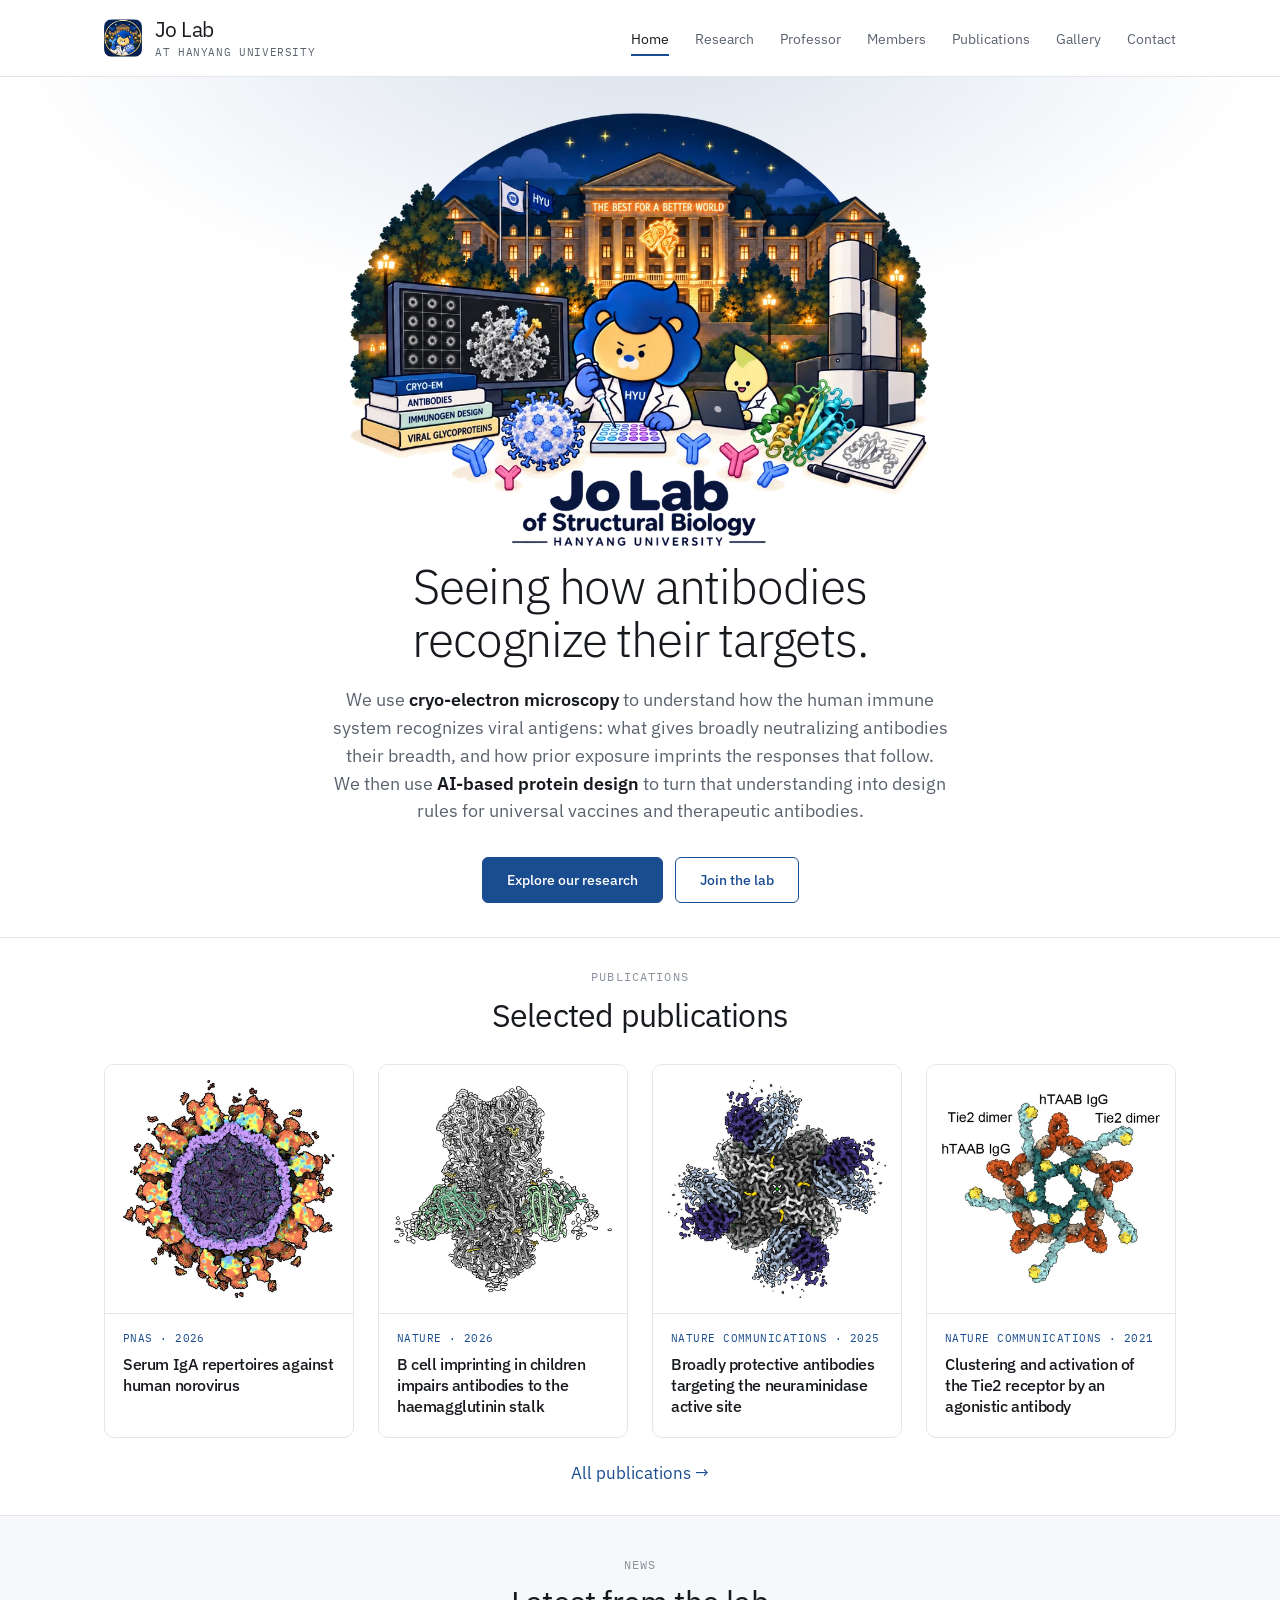
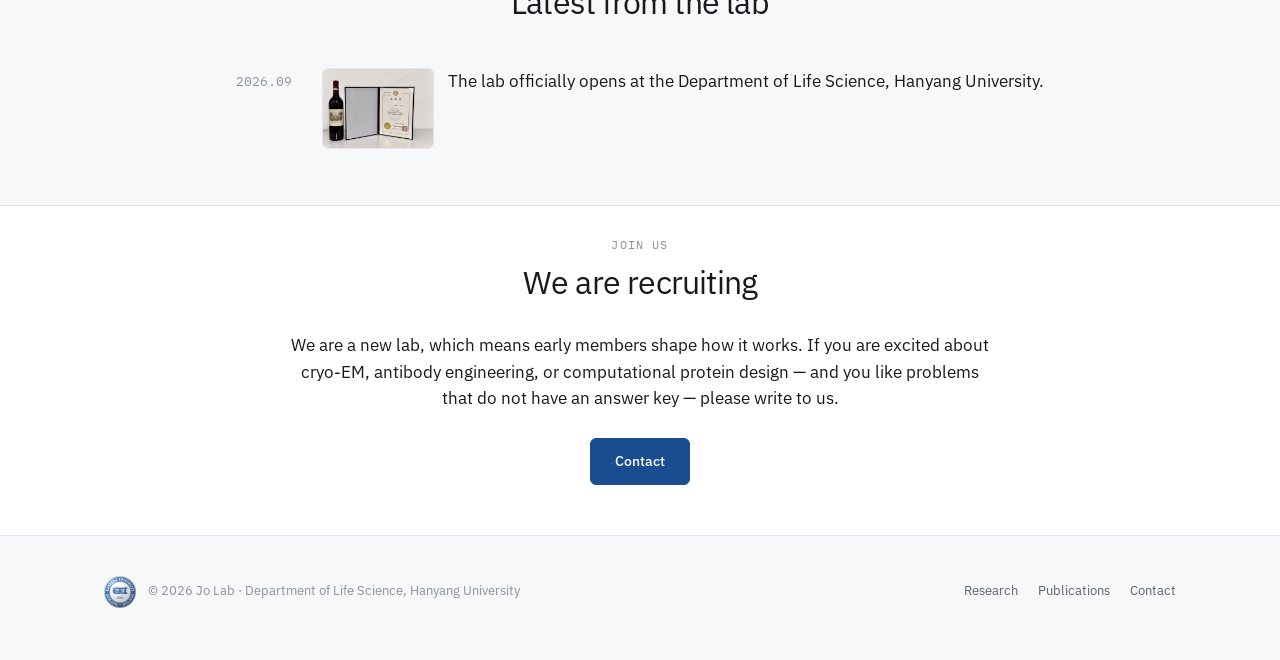
<file: index.html>
<!DOCTYPE html>
<html lang="en">
<head>
<meta charset="utf-8">
<meta name="viewport" content="width=device-width, initial-scale=1">
<title>Jo Lab — Structural Biology, Hanyang University</title>
<meta name="description" content="Structural biology laboratory at the Department of Life Science, Hanyang University. Cryo-EM and computational structure prediction.">
<!-- Tab icon. To use a different picture, replace these three files in the
     images folder; they must be square. 16px is the size Chrome actually
     shows, so a single letter or a very simple shape is all that reads. -->
<link rel="icon" href="images/favicon-32.png" sizes="32x32">
<link rel="icon" href="images/favicon-16.png" sizes="16x16">
<link rel="apple-touch-icon" href="images/apple-touch-icon.png">

<!-- Link preview (KakaoTalk, Slack, Facebook, X ...). If a page's title or
     description changes above, change it here too. -->
<meta property="og:type" content="website">
<meta property="og:site_name" content="Jo Lab at Hanyang University">
<meta property="og:locale" content="en_US">
<meta property="og:title" content="Jo Lab — Structural Biology, Hanyang University">
<meta property="og:description" content="Structural biology laboratory at the Department of Life Science, Hanyang University. Cryo-EM and computational structure prediction.">
<meta property="og:url" content="https://jolabstructbio.hanyang.ac.kr/">
<meta property="og:image" content="https://jolabstructbio.hanyang.ac.kr/images/og-image.jpg">
<meta property="og:image:width" content="1200">
<meta property="og:image:height" content="630">
<meta property="og:image:alt" content="Atomic model built into a cryo-EM density map">
<meta name="twitter:card" content="summary_large_image">

<link rel="preconnect" href="https://fonts.googleapis.com">
<link rel="preconnect" href="https://fonts.gstatic.com" crossorigin>
<link href="https://fonts.googleapis.com/css2?family=IBM+Plex+Mono:wght@400;500&family=IBM+Plex+Sans:wght@300;400;500;600&display=swap" rel="stylesheet">
<link rel="stylesheet" href="style.css">
</head>
<body>

<!-- ===================== HEADER (identical on every page) ===================== -->
<header class="site-header">
  <div class="wrap">
    <div class="brand">
      <a href="index.html">
        <img class="brand-logo" src="images/lab-mark.webp" alt="Jo Lab">
        <span class="brand-text">
          <span class="brand-name">Jo Lab</span>
          <span class="brand-sub">at Hanyang University</span>
        </span>
      </a>
    </div>
    <button class="nav-toggle" aria-expanded="false" aria-label="Menu">Menu</button>
    <nav class="main-nav">
      <ul>
        <li><a href="index.html" class="active">Home</a></li>
        <li><a href="research.html">Research</a></li>
        <li><a href="professor.html">Professor</a></li>
        <li><a href="members.html">Members</a></li>
        <li><a href="publications.html">Publications</a></li>
        <li><a href="gallery.html">Gallery</a></li>
        <li><a href="contact.html">Contact</a></li>
      </ul>
    </nav>
  </div>
</header>

<!-- ===================== HERO ===================== -->
<section class="hero">
  <div class="wrap">
    <img class="hero-logo" src="images/lab-logo.webp"
         alt="Jo Lab of Structural Biology, Hanyang University">
    <h1>Seeing how antibodies recognize their targets.</h1>
    <p class="lede">
      We use <strong>cryo-electron microscopy</strong> to understand how the human immune
      system recognizes viral antigens: what gives broadly neutralizing antibodies their
      breadth, and how prior exposure imprints the responses that follow.<br>
      We then use <strong>AI-based protein design</strong> to turn that understanding into
      design rules for universal vaccines and therapeutic antibodies.
    </p>
    <div class="hero-actions">
      <a class="btn btn-primary" href="research.html">Explore our research</a>
      <a class="btn btn-ghost" href="contact.html">Join the lab</a>
    </div>
  </div>
</section>

<!-- ======================================================
     SELECTED PUBLICATIONS — the four structure figures in a row.
     Each card is a link straight to the paper. To swap one out, change the
     image, the journal line and the short title below.
====================================================== -->
<section class="block">
  <div class="wrap">
    <div class="section-head">
      <p class="eyebrow">Publications</p>
      <h2>Selected publications</h2>
    </div>
    <div class="pubcards">

      <a class="pubcard" href="https://doi.org/10.1073/pnas.2603905123" target="_blank" rel="noopener">
        <div class="fig"><img src="images/pub1.jpg" alt="Cryo-EM reconstruction of a norovirus virus-like particle"></div>
        <div class="body">
          <p class="venue">PNAS · 2026</p>
          <h3>Serum IgA repertoires against human norovirus</h3>
        </div>
      </a>

      <a class="pubcard" href="https://doi.org/10.1038/s41586-026-10248-6" target="_blank" rel="noopener">
        <div class="fig"><img src="images/pub2.jpg" alt="Antibodies bound to the influenza haemagglutinin stalk"></div>
        <div class="body">
          <p class="venue">Nature · 2026</p>
          <h3>B cell imprinting in children impairs antibodies to the haemagglutinin stalk</h3>
        </div>
      </a>

      <a class="pubcard" href="https://doi.org/10.1038/s41467-025-62174-2" target="_blank" rel="noopener">
        <div class="fig"><img src="images/pub3.jpg" alt="Antibody bound to influenza neuraminidase"></div>
        <div class="body">
          <p class="venue">Nature Communications · 2025</p>
          <h3>Broadly protective antibodies targeting the neuraminidase active site</h3>
        </div>
      </a>

      <a class="pubcard" href="https://doi.org/10.1038/s41467-021-26620-1" target="_blank" rel="noopener">
        <div class="fig"><img src="images/pub4.jpg" alt="Hexagonal assembly of Tie2 dimers clustered by an agonistic antibody"></div>
        <div class="body">
          <p class="venue">Nature Communications · 2021</p>
          <h3>Clustering and activation of the Tie2 receptor by an agonistic antibody</h3>
        </div>
      </a>

    </div>
    <p style="text-align:center;margin:22px 0 0;">
      <a href="publications.html">All publications →</a>
    </p>
  </div>
</section>

<!-- ===================== NEWS ===================== -->
<section class="block tinted">
  <div class="wrap news-wrap">
    <div class="section-head">
      <p class="eyebrow">News</p>
      <h2>Latest from the lab</h2>
    </div>
    <ul class="news">
      <li class="with-thumb">
        <span class="date">2026.09</span>
        <!-- Optional thumbnail. Drop the "with-thumb" class from the <li> and
             delete this <a> if an item has no picture. -->
        <a class="news-thumb" href="gallery.html#photos">
          <img src="images/gallery-appointment.jpg" alt="Letter of appointment" loading="lazy">
        </a>
        <!-- Each sentence gets its own line (<br>). The news column is wide
             enough that no sentence wraps. -->
        <p>The lab officially opens at the Department of Life Science, Hanyang University.</p>
      </li>
    </ul>
  </div>
</section>

<!-- ===================== JOIN US ===================== -->
<section class="block">
  <div class="wrap narrow">
    <div class="section-head">
      <p class="eyebrow">Join us</p>
      <h2>We are recruiting</h2>
    </div>
    <p class="centered">We are a new lab, which means early members shape how it works.
    If you are excited about cryo-EM, antibody engineering, or computational protein
    design — and you like problems that do not have an answer key — please write to us.</p>
    <p class="centered" style="margin:26px 0 0;">
      <a class="btn btn-primary" href="contact.html">Contact</a>
    </p>
  </div>
</section>

<!-- ===================== FOOTER (identical on every page) ===================== -->
<footer class="site-footer">
  <div class="wrap">
    <div class="footer-brand">
      <img src="images/hanyang-logo.png" alt="">
      <p>© 2026 Jo Lab · Department of Life Science, Hanyang University</p>
    </div>
    <div class="footer-links">
      <a href="research.html">Research</a>
      <a href="publications.html">Publications</a>
      <a href="contact.html">Contact</a>
    </div>
  </div>
</footer>

<script src="script.js"></script>
</body>
</html>
</file>
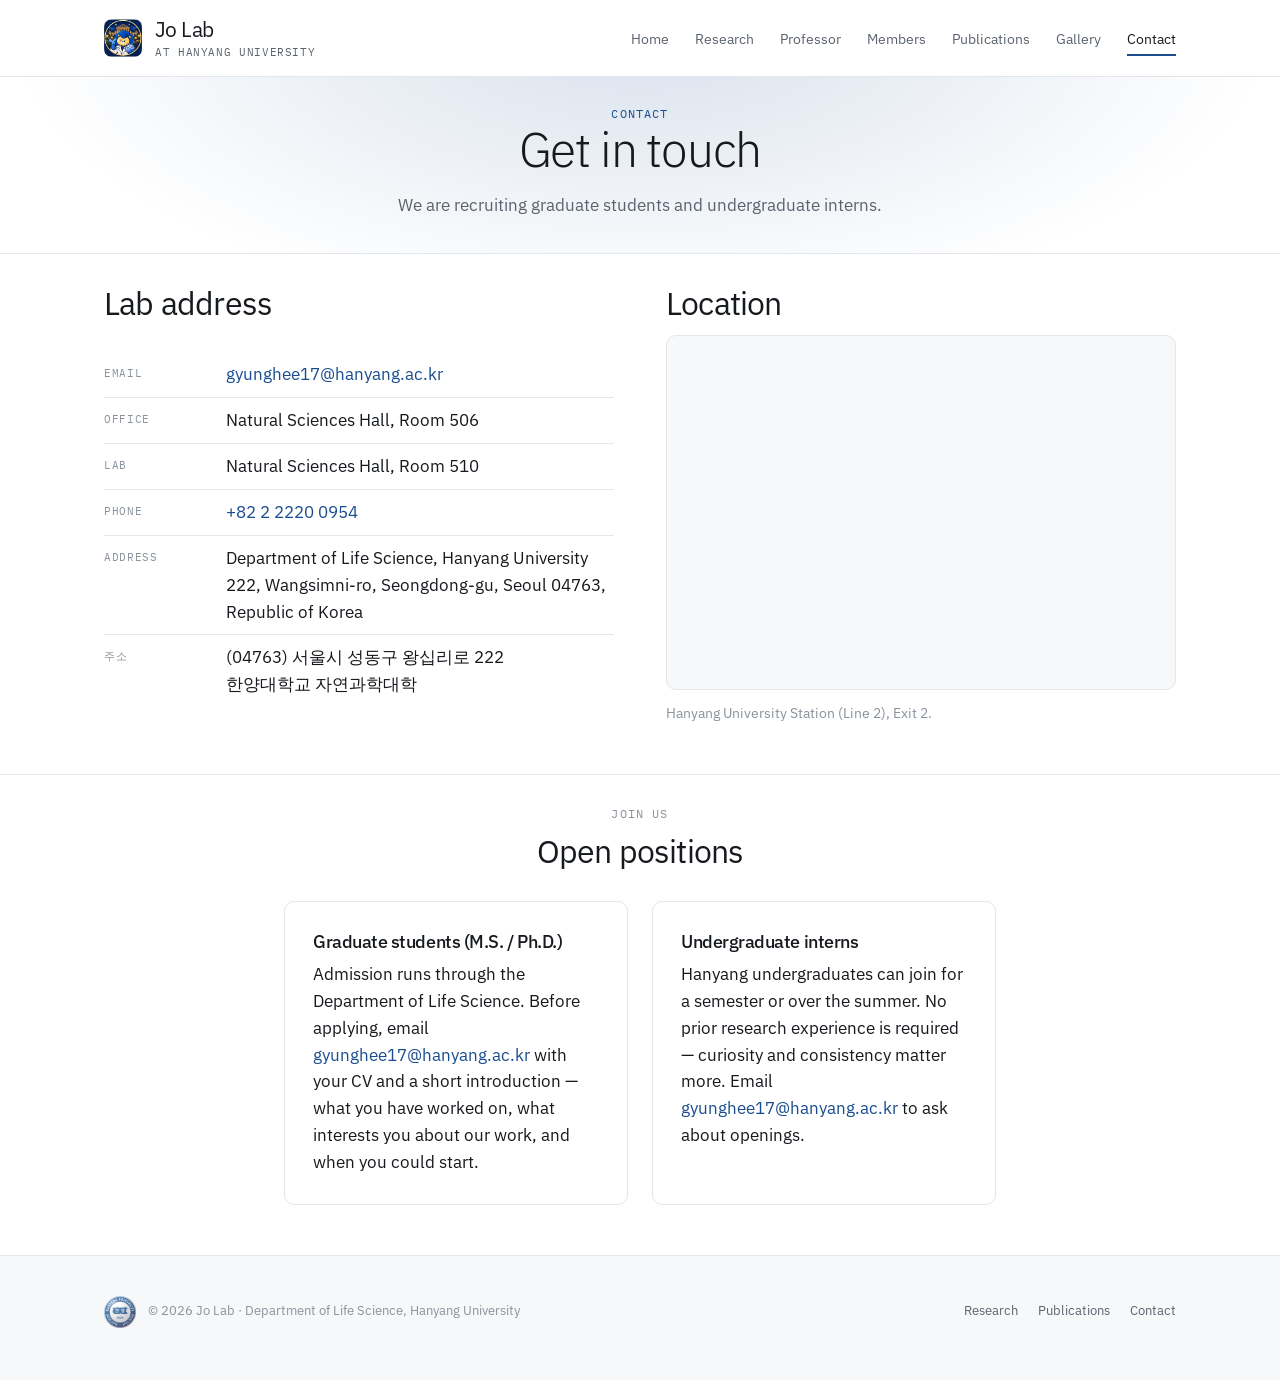
<file: contact.html>
<!DOCTYPE html>
<html lang="en">
<head>
<meta charset="utf-8">
<meta name="viewport" content="width=device-width, initial-scale=1">
<title>Contact — Jo Lab, Hanyang University</title>
<meta name="description" content="Contact information and openings for graduate students and undergraduate interns.">
<!-- Tab icon. To use a different picture, replace these three files in the
     images folder; they must be square. 16px is the size Chrome actually
     shows, so a single letter or a very simple shape is all that reads. -->
<link rel="icon" href="images/favicon-32.png" sizes="32x32">
<link rel="icon" href="images/favicon-16.png" sizes="16x16">
<link rel="apple-touch-icon" href="images/apple-touch-icon.png">

<!-- Link preview (KakaoTalk, Slack, Facebook, X ...). If a page's title or
     description changes above, change it here too. -->
<meta property="og:type" content="website">
<meta property="og:site_name" content="Jo Lab at Hanyang University">
<meta property="og:locale" content="en_US">
<meta property="og:title" content="Contact — Jo Lab, Hanyang University">
<meta property="og:description" content="Contact information and openings for graduate students and undergraduate interns.">
<meta property="og:url" content="https://jolabstructbio.hanyang.ac.kr/contact.html">
<meta property="og:image" content="https://jolabstructbio.hanyang.ac.kr/images/og-image.jpg">
<meta property="og:image:width" content="1200">
<meta property="og:image:height" content="630">
<meta property="og:image:alt" content="Atomic model built into a cryo-EM density map">
<meta name="twitter:card" content="summary_large_image">

<link rel="preconnect" href="https://fonts.googleapis.com">
<link rel="preconnect" href="https://fonts.gstatic.com" crossorigin>
<link href="https://fonts.googleapis.com/css2?family=IBM+Plex+Mono:wght@400;500&family=IBM+Plex+Sans:wght@300;400;500;600&display=swap" rel="stylesheet">
<link rel="stylesheet" href="style.css">
</head>
<body>

<header class="site-header">
  <div class="wrap">
    <div class="brand">
      <a href="index.html">
        <img class="brand-logo" src="images/lab-mark.webp" alt="Jo Lab">
        <span class="brand-text">
          <span class="brand-name">Jo Lab</span>
          <span class="brand-sub">at Hanyang University</span>
        </span>
      </a>
    </div>
    <button class="nav-toggle" aria-expanded="false" aria-label="Menu">Menu</button>
    <nav class="main-nav">
      <ul>
        <li><a href="index.html">Home</a></li>
        <li><a href="research.html">Research</a></li>
        <li><a href="professor.html">Professor</a></li>
        <li><a href="members.html">Members</a></li>
        <li><a href="publications.html">Publications</a></li>
        <li><a href="gallery.html">Gallery</a></li>
        <li><a href="contact.html" class="active">Contact</a></li>
      </ul>
    </nav>
  </div>
</header>

<section class="page-banner">
  <div class="wrap">
    <p class="eyebrow">Contact</p>
    <h1>Get in touch</h1>
    <p>We are recruiting graduate students and undergraduate interns.</p>
  </div>
</section>

<section class="block">
  <div class="wrap">
    <div class="contact-grid">

      <div>
        <h2>Lab address</h2>
        <dl>
          <div class="info-row">
            <dt>Email</dt>
            <dd><a href="mailto:gyunghee17@hanyang.ac.kr">gyunghee17@hanyang.ac.kr</a></dd>
          </div>
          <div class="info-row">
            <dt>Office</dt>
            <dd>Natural Sciences Hall, Room 506</dd>
          </div>
          <div class="info-row">
            <dt>Lab</dt>
            <dd>Natural Sciences Hall, Room 510</dd>
          </div>
          <div class="info-row">
            <dt>Phone</dt>
            <!-- tel: makes the number tappable on a phone. -->
            <dd><a href="tel:+82222200954">+82&nbsp;2&nbsp;2220&nbsp;0954</a></dd>
          </div>
          <div class="info-row">
            <dt>Address</dt>
            <!-- &nbsp; is a "non-breaking space": it glues the two words together
                 so a line can never break between them. -->
            <dd>Department of Life Science, Hanyang&nbsp;University<br>
                222, Wangsimni-ro, Seongdong-gu, Seoul 04763, Republic&nbsp;of&nbsp;Korea</dd>
          </div>
          <div class="info-row">
            <dt>주소</dt>
            <dd>(04763) 서울시 성동구 왕십리로 222<br>
                한양대학교 자연과학대학</dd>
          </div>
        </dl>
      </div>

      <div>
        <h2>Location</h2>
        <!-- ======================================================
             GOOGLE MAP
             This points at Natural Sciences Hall, Hanyang University.
             To move the pin somewhere else, change the text after "q=" below.
             The grayscale look is set in style.css (.map-frame iframe).
        ====================================================== -->
        <div class="map-frame">
          <iframe
            title="Hanyang University, Natural Sciences Hall"
            src="https://maps.google.com/maps?q=Hanyang%20University%20Natural%20Sciences%20Hall&hl=en&z=17&output=embed"
            loading="lazy"
            referrerpolicy="no-referrer-when-downgrade"
            allowfullscreen></iframe>
        </div>
        <p style="font-size:.88rem;color:var(--ink-faint);margin-top:12px;">
          Hanyang University Station (Line 2), Exit 2.
        </p>
      </div>

    </div>
  </div>
</section>

<section class="block">
  <div class="wrap narrow">
    <div class="section-head">
      <p class="eyebrow">Join us</p>
      <h2>Open positions</h2>
    </div>

    <div class="grid grid-2" style="gap:24px;">
      <div class="card">
        <h3>Graduate students (M.S. / Ph.D.)</h3>
        <p>Admission runs through the Department of Life Science. Before applying, email
        <a href="mailto:gyunghee17@hanyang.ac.kr">gyunghee17@hanyang.ac.kr</a> with your
        CV and a short introduction — what you have worked on, what interests you about
        our work, and when you could start.</p>
      </div>
      <div class="card">
        <h3>Undergraduate interns</h3>
        <p>Hanyang undergraduates can join for a semester or over the summer. No prior
        research experience is required — curiosity and consistency matter more. Email
        <a href="mailto:gyunghee17@hanyang.ac.kr">gyunghee17@hanyang.ac.kr</a> to ask
        about openings.</p>
      </div>
    </div>
  </div>
</section>

<footer class="site-footer">
  <div class="wrap">
    <div class="footer-brand">
      <img src="images/hanyang-logo.png" alt="">
      <p>© 2026 Jo Lab · Department of Life Science, Hanyang University</p>
    </div>
    <div class="footer-links">
      <a href="research.html">Research</a>
      <a href="publications.html">Publications</a>
      <a href="contact.html">Contact</a>
    </div>
  </div>
</footer>

<script src="script.js"></script>
</body>
</html>
</file>
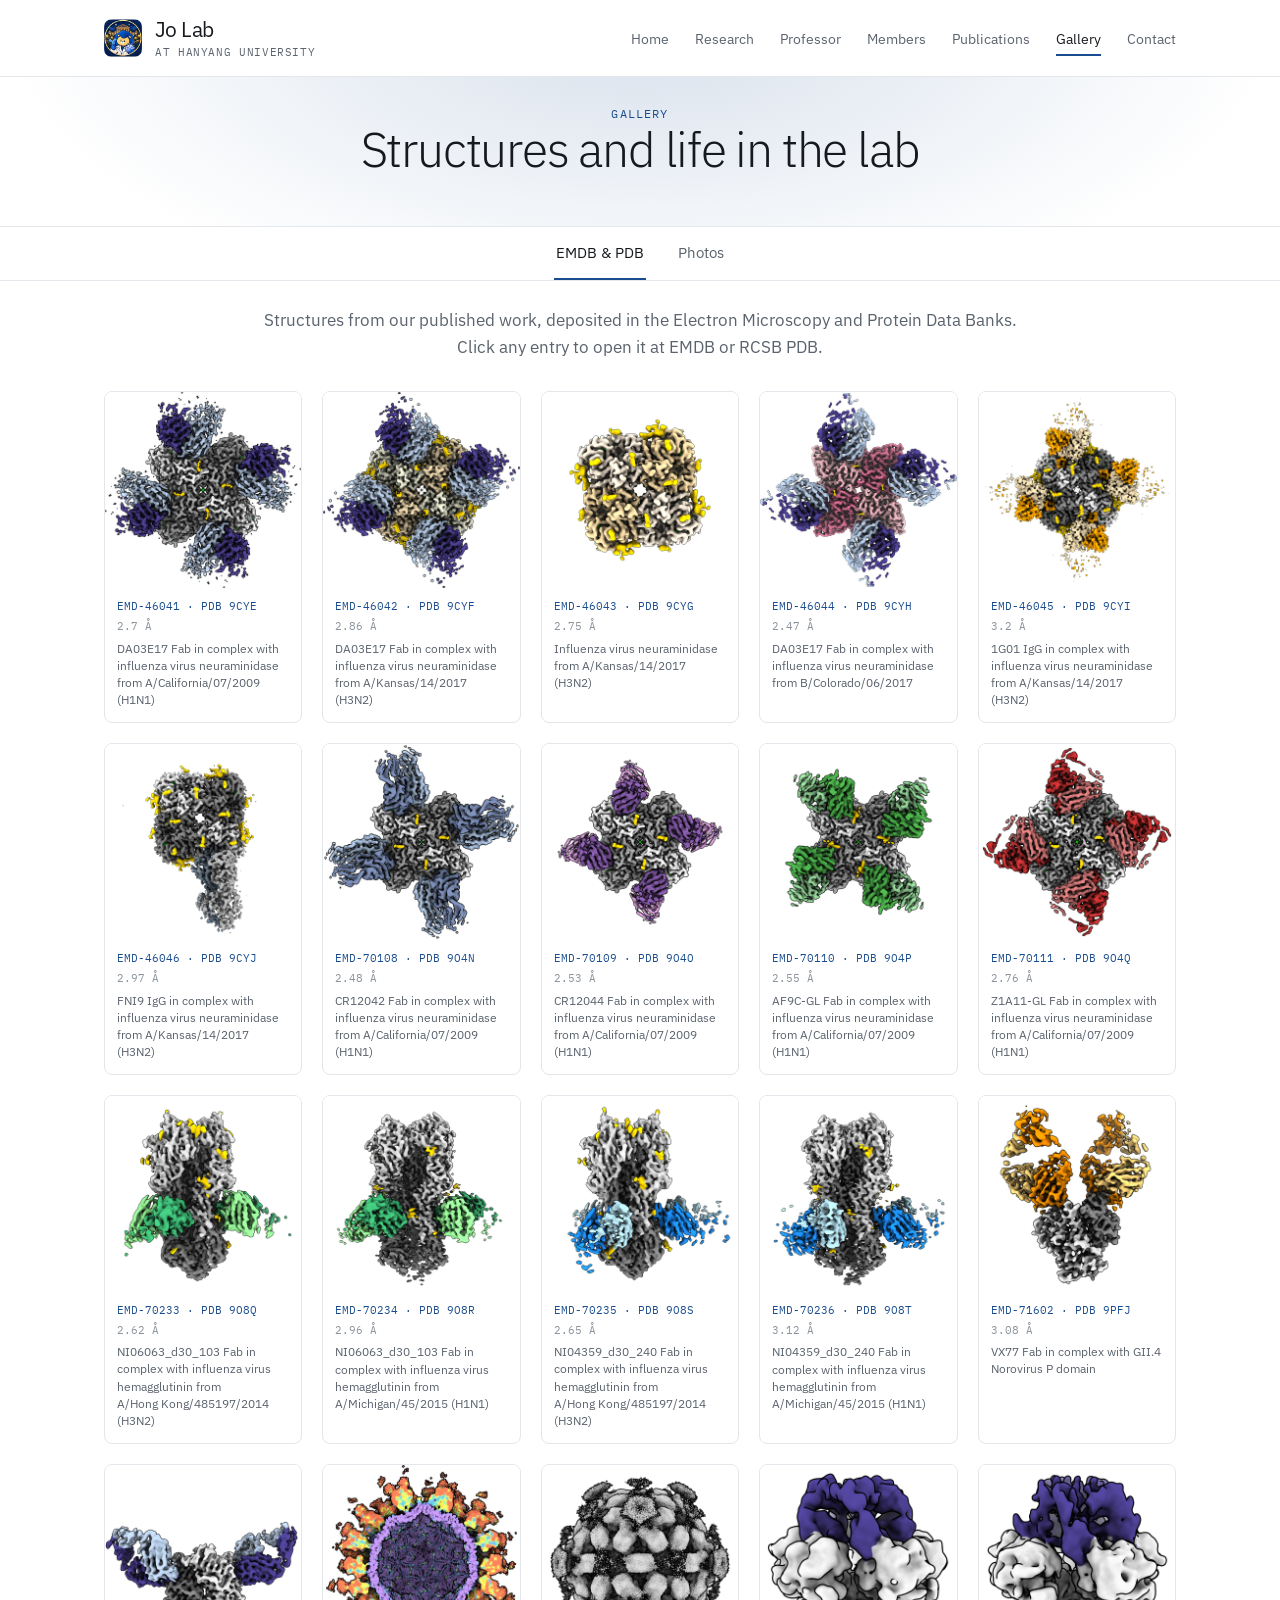
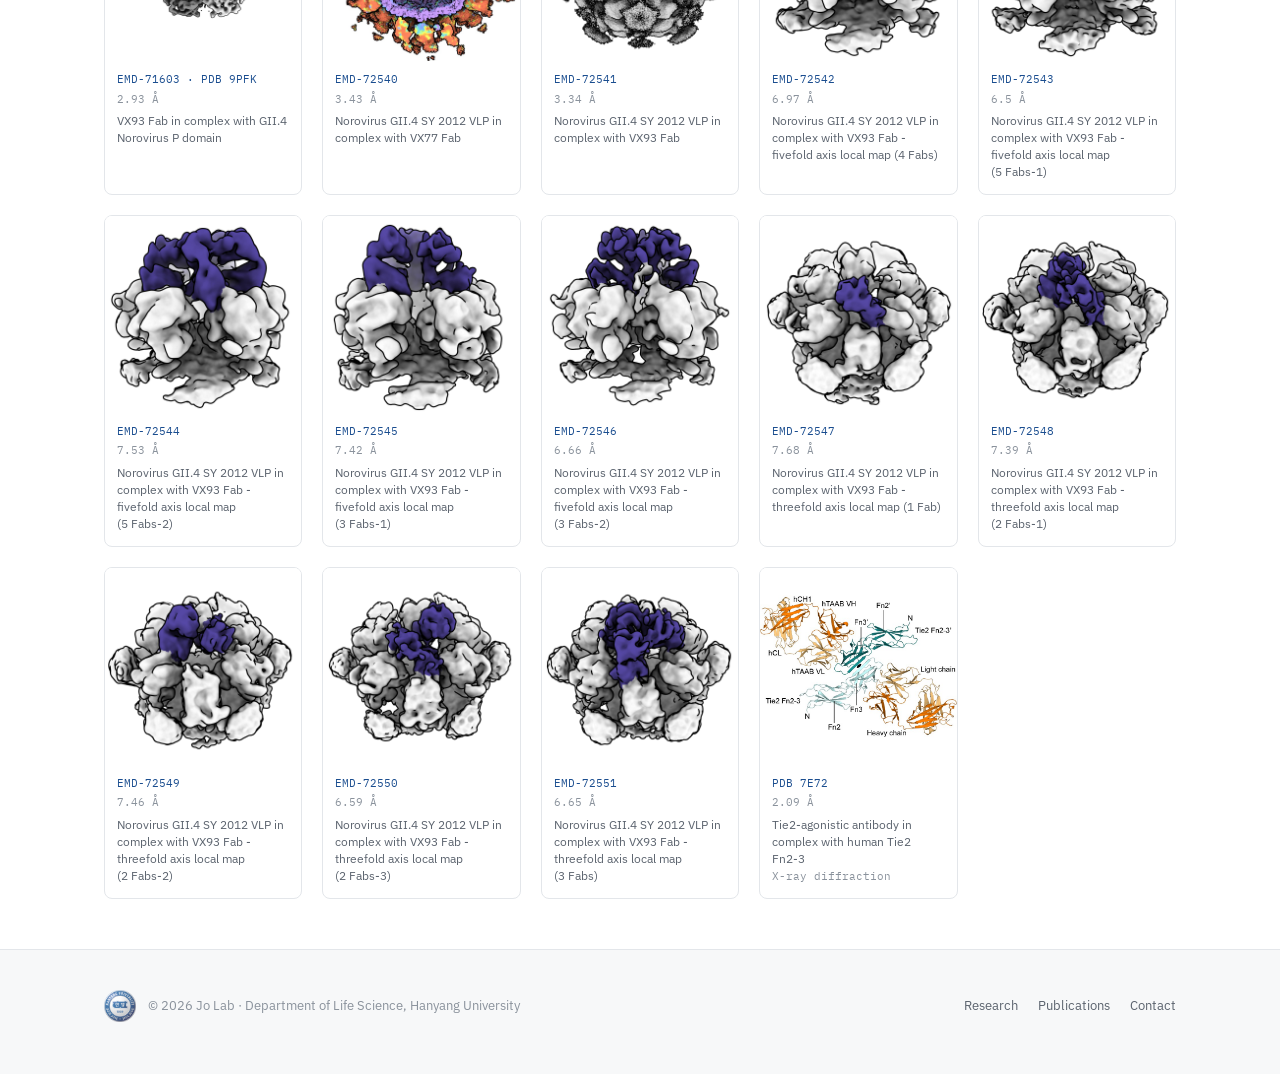
<file: gallery.html>
<!DOCTYPE html>
<html lang="en">
<head>
<meta charset="utf-8">
<meta name="viewport" content="width=device-width, initial-scale=1">
<title>Gallery — Jo Lab, Hanyang University</title>
<meta name="description" content="EMDB and PDB structure depositions, and lab photos.">
<!-- Tab icon. To use a different picture, replace these three files in the
     images folder; they must be square. 16px is the size Chrome actually
     shows, so a single letter or a very simple shape is all that reads. -->
<link rel="icon" href="images/favicon-32.png" sizes="32x32">
<link rel="icon" href="images/favicon-16.png" sizes="16x16">
<link rel="apple-touch-icon" href="images/apple-touch-icon.png">

<!-- Link preview (KakaoTalk, Slack, Facebook, X ...). If a page's title or
     description changes above, change it here too. -->
<meta property="og:type" content="website">
<meta property="og:site_name" content="Jo Lab at Hanyang University">
<meta property="og:locale" content="en_US">
<meta property="og:title" content="Gallery — Jo Lab, Hanyang University">
<meta property="og:description" content="EMDB and PDB structure depositions, and lab photos.">
<meta property="og:url" content="https://jolabstructbio.hanyang.ac.kr/gallery.html">
<meta property="og:image" content="https://jolabstructbio.hanyang.ac.kr/images/og-image.jpg">
<meta property="og:image:width" content="1200">
<meta property="og:image:height" content="630">
<meta property="og:image:alt" content="Atomic model built into a cryo-EM density map">
<meta name="twitter:card" content="summary_large_image">

<link rel="preconnect" href="https://fonts.googleapis.com">
<link rel="preconnect" href="https://fonts.gstatic.com" crossorigin>
<link href="https://fonts.googleapis.com/css2?family=IBM+Plex+Mono:wght@400;500&family=IBM+Plex+Sans:wght@300;400;500;600&display=swap" rel="stylesheet">
<link rel="stylesheet" href="style.css">
</head>
<body>

<header class="site-header">
  <div class="wrap">
    <div class="brand">
      <a href="index.html">
        <img class="brand-logo" src="images/lab-mark.webp" alt="Jo Lab">
        <span class="brand-text">
          <span class="brand-name">Jo Lab</span>
          <span class="brand-sub">at Hanyang University</span>
        </span>
      </a>
    </div>
    <button class="nav-toggle" aria-expanded="false" aria-label="Menu">Menu</button>
    <nav class="main-nav">
      <ul>
        <li><a href="index.html">Home</a></li>
        <li><a href="research.html">Research</a></li>
        <li><a href="professor.html">Professor</a></li>
        <li><a href="members.html">Members</a></li>
        <li><a href="publications.html">Publications</a></li>
        <li><a href="gallery.html" class="active">Gallery</a></li>
        <li><a href="contact.html">Contact</a></li>
      </ul>
    </nav>
  </div>
</header>

<section class="page-banner">
  <div class="wrap">
    <p class="eyebrow">Gallery</p>
    <h1>Structures and life in the lab</h1>
  </div>
</section>

<!-- ======================================================
     TABS
     Clicking a button shows the panel whose id matches its data-tab value.
     To add a tab: add a <button data-tab="xyz"> here and a
     <div class="tab-panel" id="xyz"> below. The script does the rest.
====================================================== -->
<div class="tabs">
  <div class="wrap">
    <button class="tab-btn is-on" data-tab="structures">EMDB &amp; PDB</button>
    <button class="tab-btn" data-tab="photos">Photos</button>
  </div>
</div>

<!-- ===================== EMDB ===================== -->
<section class="block tab-panel is-on" id="structures">
  <div class="wrap">
    <p class="panel-note">
      <span>Structures from our published work, deposited in the Electron Microscopy and Protein Data Banks.</span>
      <span>Click any entry to open it at EMDB or RCSB PDB.</span>
    </p>
    <!-- Some EMDB renders come on a black background. To use your own figure
         instead, drop it in images/ as emd-XXXXX.jpg and change that card's
         src from the ftp.ebi.ac.uk URL to "images/emd-XXXXX.jpg". -->
    <div class="emd-grid">
      <a class="emd" href="https://www.ebi.ac.uk/emdb/EMD-46041" target="_blank" rel="noopener">
        <div class="emd-fig"><img src="images/emd-46041.jpg" alt="Cryo-EM structure of DA03E17 Fab in complex with influenza virus neuraminidase from A/California/07/2009 (H1N1)" loading="lazy"></div>
        <div class="emd-meta">
          <span class="emd-id">EMD-46041&nbsp;·&nbsp;PDB&nbsp;9CYE</span>
          <span class="emd-res">2.7&nbsp;Å</span>
        </div>
        <p class="emd-title">DA03E17 Fab in complex with influenza virus neuraminidase from <span class="nb">A/California/07/2009</span> (H1N1)</p>
      </a>
      <a class="emd" href="https://www.ebi.ac.uk/emdb/EMD-46042" target="_blank" rel="noopener">
        <div class="emd-fig"><img src="images/emd-46042.jpg" alt="Cryo-EM structure of DA03E17 Fab in complex with influenza virus neuraminidase from A/Kansas/14/2017 (H3N2)" loading="lazy"></div>
        <div class="emd-meta">
          <span class="emd-id">EMD-46042&nbsp;·&nbsp;PDB&nbsp;9CYF</span>
          <span class="emd-res">2.86&nbsp;Å</span>
        </div>
        <p class="emd-title">DA03E17 Fab in complex with influenza virus neuraminidase from <span class="nb">A/Kansas/14/2017</span> (H3N2)</p>
      </a>
      <a class="emd" href="https://www.ebi.ac.uk/emdb/EMD-46043" target="_blank" rel="noopener">
        <div class="emd-fig"><img src="images/emd-46043.jpg" alt="Cryo-EM structure of influenza virus neuraminidase from A/Kansas/14/2017 (H3N2)" loading="lazy"></div>
        <div class="emd-meta">
          <span class="emd-id">EMD-46043&nbsp;·&nbsp;PDB&nbsp;9CYG</span>
          <span class="emd-res">2.75&nbsp;Å</span>
        </div>
        <p class="emd-title">Influenza virus neuraminidase from <span class="nb">A/Kansas/14/2017</span> (H3N2)</p>
      </a>
      <a class="emd" href="https://www.ebi.ac.uk/emdb/EMD-46044" target="_blank" rel="noopener">
        <div class="emd-fig"><img src="images/emd-46044.jpg" alt="Cryo-EM structure of DA03E17 Fab in complex with influenza virus neuraminidase from B/Colorado/06/2017" loading="lazy"></div>
        <div class="emd-meta">
          <span class="emd-id">EMD-46044&nbsp;·&nbsp;PDB&nbsp;9CYH</span>
          <span class="emd-res">2.47&nbsp;Å</span>
        </div>
        <p class="emd-title">DA03E17 Fab in complex with influenza virus neuraminidase from <span class="nb">B/Colorado/06/2017</span></p>
      </a>
      <a class="emd" href="https://www.ebi.ac.uk/emdb/EMD-46045" target="_blank" rel="noopener">
        <div class="emd-fig"><img src="images/emd-46045.jpg" alt="Cryo-EM structure of 1G01 IgG in complex with influenza virus neuraminidase from A/Kansas/14/2017 (H3N2)" loading="lazy"></div>
        <div class="emd-meta">
          <span class="emd-id">EMD-46045&nbsp;·&nbsp;PDB&nbsp;9CYI</span>
          <span class="emd-res">3.2&nbsp;Å</span>
        </div>
        <p class="emd-title">1G01 IgG in complex with influenza virus neuraminidase from <span class="nb">A/Kansas/14/2017</span> (H3N2)</p>
      </a>
      <a class="emd" href="https://www.ebi.ac.uk/emdb/EMD-46046" target="_blank" rel="noopener">
        <div class="emd-fig"><img src="images/emd-46046.jpg" alt="Cryo-EM structure of FNI9 IgG in complex with influenza virus neuraminidase from A/Kansas/14/2017 (H3N2)" loading="lazy"></div>
        <div class="emd-meta">
          <span class="emd-id">EMD-46046&nbsp;·&nbsp;PDB&nbsp;9CYJ</span>
          <span class="emd-res">2.97&nbsp;Å</span>
        </div>
        <p class="emd-title">FNI9 IgG in complex with influenza virus neuraminidase from <span class="nb">A/Kansas/14/2017</span> (H3N2)</p>
      </a>
      <a class="emd" href="https://www.ebi.ac.uk/emdb/EMD-70108" target="_blank" rel="noopener">
        <div class="emd-fig"><img src="images/emd-70108.jpg" alt="Cryo-EM structure of CR12042 Fab in complex with influenza virus neuraminidase from A/California/07/2009 (H1N1)" loading="lazy"></div>
        <div class="emd-meta">
          <span class="emd-id">EMD-70108&nbsp;·&nbsp;PDB&nbsp;9O4N</span>
          <span class="emd-res">2.48&nbsp;Å</span>
        </div>
        <p class="emd-title">CR12042 Fab in complex with influenza virus neuraminidase from <span class="nb">A/California/07/2009</span> (H1N1)</p>
      </a>
      <a class="emd" href="https://www.ebi.ac.uk/emdb/EMD-70109" target="_blank" rel="noopener">
        <div class="emd-fig"><img src="images/emd-70109.jpg" alt="Cryo-EM structure of CR12044 Fab in complex with influenza virus neuraminidase from A/California/07/2009 (H1N1)" loading="lazy"></div>
        <div class="emd-meta">
          <span class="emd-id">EMD-70109&nbsp;·&nbsp;PDB&nbsp;9O4O</span>
          <span class="emd-res">2.53&nbsp;Å</span>
        </div>
        <p class="emd-title">CR12044 Fab in complex with influenza virus neuraminidase from <span class="nb">A/California/07/2009</span> (H1N1)</p>
      </a>
      <a class="emd" href="https://www.ebi.ac.uk/emdb/EMD-70110" target="_blank" rel="noopener">
        <div class="emd-fig"><img src="images/emd-70110.jpg" alt="Cryo-EM structure of AF9C-GL Fab in complex with influenza virus neuraminidase from A/California/07/2009 (H1N1)" loading="lazy"></div>
        <div class="emd-meta">
          <span class="emd-id">EMD-70110&nbsp;·&nbsp;PDB&nbsp;9O4P</span>
          <span class="emd-res">2.55&nbsp;Å</span>
        </div>
        <p class="emd-title"><span class="nb">AF9C-GL</span> Fab in complex with influenza virus neuraminidase from <span class="nb">A/California/07/2009</span> (H1N1)</p>
      </a>
      <a class="emd" href="https://www.ebi.ac.uk/emdb/EMD-70111" target="_blank" rel="noopener">
        <div class="emd-fig"><img src="images/emd-70111.jpg" alt="Cryo-EM structure of Z1A11-GL Fab in complex with influenza virus neuraminidase from A/California/07/2009 (H1N1)" loading="lazy"></div>
        <div class="emd-meta">
          <span class="emd-id">EMD-70111&nbsp;·&nbsp;PDB&nbsp;9O4Q</span>
          <span class="emd-res">2.76&nbsp;Å</span>
        </div>
        <p class="emd-title"><span class="nb">Z1A11-GL</span> Fab in complex with influenza virus neuraminidase from <span class="nb">A/California/07/2009</span> (H1N1)</p>
      </a>
      <a class="emd" href="https://www.ebi.ac.uk/emdb/EMD-70233" target="_blank" rel="noopener">
        <div class="emd-fig"><img src="images/emd-70233.jpg" alt="Cryo-EM structure of NI06063_d30_103 Fab in complex with influenza virus hemagglutinin from A/Hong Kong/485197/2014 (H3N2)" loading="lazy"></div>
        <div class="emd-meta">
          <span class="emd-id">EMD-70233&nbsp;·&nbsp;PDB&nbsp;9O8Q</span>
          <span class="emd-res">2.62&nbsp;Å</span>
        </div>
        <p class="emd-title"><span class="nb">NI06063_d30_103</span> Fab in complex with influenza virus hemagglutinin from <span class="nb">A/Hong&nbsp;Kong/485197/2014</span> (H3N2)</p>
      </a>
      <a class="emd" href="https://www.ebi.ac.uk/emdb/EMD-70234" target="_blank" rel="noopener">
        <div class="emd-fig"><img src="images/emd-70234.jpg" alt="Cryo-EM structure of NI06063_d30_103 Fab in complex with influenza virus hemagglutinin from A/Michigan/45/2015 (H1N1)" loading="lazy"></div>
        <div class="emd-meta">
          <span class="emd-id">EMD-70234&nbsp;·&nbsp;PDB&nbsp;9O8R</span>
          <span class="emd-res">2.96&nbsp;Å</span>
        </div>
        <p class="emd-title"><span class="nb">NI06063_d30_103</span> Fab in complex with influenza virus hemagglutinin from <span class="nb">A/Michigan/45/2015</span> (H1N1)</p>
      </a>
      <a class="emd" href="https://www.ebi.ac.uk/emdb/EMD-70235" target="_blank" rel="noopener">
        <div class="emd-fig"><img src="images/emd-70235.jpg" alt="Cryo-EM structure of NI04359_d30_240 Fab in complex with influenza virus hemagglutinin from A/Hong Kong/485197/2014 (H3N2)" loading="lazy"></div>
        <div class="emd-meta">
          <span class="emd-id">EMD-70235&nbsp;·&nbsp;PDB&nbsp;9O8S</span>
          <span class="emd-res">2.65&nbsp;Å</span>
        </div>
        <p class="emd-title"><span class="nb">NI04359_d30_240</span> Fab in complex with influenza virus hemagglutinin from <span class="nb">A/Hong&nbsp;Kong/485197/2014</span> (H3N2)</p>
      </a>
      <a class="emd" href="https://www.ebi.ac.uk/emdb/EMD-70236" target="_blank" rel="noopener">
        <div class="emd-fig"><img src="images/emd-70236.jpg" alt="Cryo-EM structure of NI04359_d30_240 Fab in complex with influenza virus hemagglutinin from A/Michigan/45/2015 (H1N1)" loading="lazy"></div>
        <div class="emd-meta">
          <span class="emd-id">EMD-70236&nbsp;·&nbsp;PDB&nbsp;9O8T</span>
          <span class="emd-res">3.12&nbsp;Å</span>
        </div>
        <p class="emd-title"><span class="nb">NI04359_d30_240</span> Fab in complex with influenza virus hemagglutinin from <span class="nb">A/Michigan/45/2015</span> (H1N1)</p>
      </a>
      <a class="emd" href="https://www.ebi.ac.uk/emdb/EMD-71602" target="_blank" rel="noopener">
        <div class="emd-fig"><img src="images/emd-71602.jpg" alt="Cryo-EM structure of VX77 Fab in complex with GII.4 Norovirus P domain" loading="lazy"></div>
        <div class="emd-meta">
          <span class="emd-id">EMD-71602&nbsp;·&nbsp;PDB&nbsp;9PFJ</span>
          <span class="emd-res">3.08&nbsp;Å</span>
        </div>
        <p class="emd-title">VX77 Fab in complex with GII.4 Norovirus P domain</p>
      </a>
      <a class="emd" href="https://www.ebi.ac.uk/emdb/EMD-71603" target="_blank" rel="noopener">
        <div class="emd-fig"><img src="images/emd-71603.jpg" alt="Cryo-EM structure of VX93 Fab in complex with GII.4 Norovirus P domain" loading="lazy"></div>
        <div class="emd-meta">
          <span class="emd-id">EMD-71603&nbsp;·&nbsp;PDB&nbsp;9PFK</span>
          <span class="emd-res">2.93&nbsp;Å</span>
        </div>
        <p class="emd-title">VX93 Fab in complex with GII.4 Norovirus P domain</p>
      </a>
      <a class="emd" href="https://www.ebi.ac.uk/emdb/EMD-72540" target="_blank" rel="noopener">
        <div class="emd-fig"><img src="images/emd-72540.jpg" alt="Cryo-EM map of norovirus GII.4 SY 2012 VLP in complex with VX77 Fab" loading="lazy"></div>
        <div class="emd-meta">
          <span class="emd-id">EMD-72540</span>
          <span class="emd-res">3.43&nbsp;Å</span>
        </div>
        <p class="emd-title">Norovirus GII.4 SY 2012 VLP in complex with VX77 Fab</p>
      </a>
      <a class="emd" href="https://www.ebi.ac.uk/emdb/EMD-72541" target="_blank" rel="noopener">
        <div class="emd-fig"><img src="images/emd-72541.jpg" alt="Cryo-EM map of norovirus GII.4 SY 2012 VLP in complex with VX93 Fab" loading="lazy"></div>
        <div class="emd-meta">
          <span class="emd-id">EMD-72541</span>
          <span class="emd-res">3.34&nbsp;Å</span>
        </div>
        <p class="emd-title">Norovirus GII.4 SY 2012 VLP in complex with VX93 Fab</p>
      </a>
      <a class="emd" href="https://www.ebi.ac.uk/emdb/EMD-72542" target="_blank" rel="noopener">
        <div class="emd-fig"><img src="images/emd-72542.jpg" alt="Cryo-EM map of norovirus GII.4 SY 2012 VLP in complex with VX93 Fab - fivefold axis local map (4 Fabs)" loading="lazy"></div>
        <div class="emd-meta">
          <span class="emd-id">EMD-72542</span>
          <span class="emd-res">6.97&nbsp;Å</span>
        </div>
        <p class="emd-title">Norovirus GII.4 SY 2012 VLP in complex with VX93 Fab - fivefold axis local map <span class="nb">(4&nbsp;Fabs)</span></p>
      </a>
      <a class="emd" href="https://www.ebi.ac.uk/emdb/EMD-72543" target="_blank" rel="noopener">
        <div class="emd-fig"><img src="images/emd-72543.jpg" alt="Cryo-EM map of norovirus GII.4 SY 2012 VLP in complex with VX93 Fab - fivefold axis local map (5 Fabs-1)" loading="lazy"></div>
        <div class="emd-meta">
          <span class="emd-id">EMD-72543</span>
          <span class="emd-res">6.5&nbsp;Å</span>
        </div>
        <p class="emd-title">Norovirus GII.4 SY 2012 VLP in complex with VX93 Fab - fivefold axis local map <span class="nb">(5&nbsp;Fabs-1)</span></p>
      </a>
      <a class="emd" href="https://www.ebi.ac.uk/emdb/EMD-72544" target="_blank" rel="noopener">
        <div class="emd-fig"><img src="images/emd-72544.jpg" alt="Cryo-EM map of norovirus GII.4 SY 2012 VLP in complex with VX93 Fab - fivefold axis local map (5 Fabs-2)" loading="lazy"></div>
        <div class="emd-meta">
          <span class="emd-id">EMD-72544</span>
          <span class="emd-res">7.53&nbsp;Å</span>
        </div>
        <p class="emd-title">Norovirus GII.4 SY 2012 VLP in complex with VX93 Fab - fivefold axis local map <span class="nb">(5&nbsp;Fabs-2)</span></p>
      </a>
      <a class="emd" href="https://www.ebi.ac.uk/emdb/EMD-72545" target="_blank" rel="noopener">
        <div class="emd-fig"><img src="images/emd-72545.jpg" alt="Cryo-EM map of norovirus GII.4 SY 2012 VLP in complex with VX93 Fab - fivefold axis local map (3 Fabs-1)" loading="lazy"></div>
        <div class="emd-meta">
          <span class="emd-id">EMD-72545</span>
          <span class="emd-res">7.42&nbsp;Å</span>
        </div>
        <p class="emd-title">Norovirus GII.4 SY 2012 VLP in complex with VX93 Fab - fivefold axis local map <span class="nb">(3&nbsp;Fabs-1)</span></p>
      </a>
      <a class="emd" href="https://www.ebi.ac.uk/emdb/EMD-72546" target="_blank" rel="noopener">
        <div class="emd-fig"><img src="images/emd-72546.jpg" alt="Cryo-EM map of norovirus GII.4 SY 2012 VLP in complex with VX93 Fab - fivefold axis local map (3 Fabs-2)" loading="lazy"></div>
        <div class="emd-meta">
          <span class="emd-id">EMD-72546</span>
          <span class="emd-res">6.66&nbsp;Å</span>
        </div>
        <p class="emd-title">Norovirus GII.4 SY 2012 VLP in complex with VX93 Fab - fivefold axis local map <span class="nb">(3&nbsp;Fabs-2)</span></p>
      </a>
      <a class="emd" href="https://www.ebi.ac.uk/emdb/EMD-72547" target="_blank" rel="noopener">
        <div class="emd-fig"><img src="images/emd-72547.jpg" alt="Cryo-EM map of norovirus GII.4 SY 2012 VLP in complex with VX93 Fab - threefold axis local map (1 Fab)" loading="lazy"></div>
        <div class="emd-meta">
          <span class="emd-id">EMD-72547</span>
          <span class="emd-res">7.68&nbsp;Å</span>
        </div>
        <p class="emd-title">Norovirus GII.4 SY 2012 VLP in complex with VX93 Fab - threefold axis local map <span class="nb">(1&nbsp;Fab)</span></p>
      </a>
      <a class="emd" href="https://www.ebi.ac.uk/emdb/EMD-72548" target="_blank" rel="noopener">
        <div class="emd-fig"><img src="images/emd-72548.jpg" alt="Cryo-EM map of norovirus GII.4 SY 2012 VLP in complex with VX93 Fab - threefold axis local map (2 Fabs-1)" loading="lazy"></div>
        <div class="emd-meta">
          <span class="emd-id">EMD-72548</span>
          <span class="emd-res">7.39&nbsp;Å</span>
        </div>
        <p class="emd-title">Norovirus GII.4 SY 2012 VLP in complex with VX93 Fab - threefold axis local map <span class="nb">(2&nbsp;Fabs-1)</span></p>
      </a>
      <a class="emd" href="https://www.ebi.ac.uk/emdb/EMD-72549" target="_blank" rel="noopener">
        <div class="emd-fig"><img src="images/emd-72549.jpg" alt="Cryo-EM map of norovirus GII.4 SY 2012 VLP in complex with VX93 Fab - threefold axis local map (2 Fabs-2)" loading="lazy"></div>
        <div class="emd-meta">
          <span class="emd-id">EMD-72549</span>
          <span class="emd-res">7.46&nbsp;Å</span>
        </div>
        <p class="emd-title">Norovirus GII.4 SY 2012 VLP in complex with VX93 Fab - threefold axis local map <span class="nb">(2&nbsp;Fabs-2)</span></p>
      </a>
      <a class="emd" href="https://www.ebi.ac.uk/emdb/EMD-72550" target="_blank" rel="noopener">
        <div class="emd-fig"><img src="images/emd-72550.jpg" alt="Cryo-EM map of norovirus GII.4 SY 2012 VLP in complex with VX93 Fab - threefold axis local map (2 Fabs-3)" loading="lazy"></div>
        <div class="emd-meta">
          <span class="emd-id">EMD-72550</span>
          <span class="emd-res">6.59&nbsp;Å</span>
        </div>
        <p class="emd-title">Norovirus GII.4 SY 2012 VLP in complex with VX93 Fab - threefold axis local map <span class="nb">(2&nbsp;Fabs-3)</span></p>
      </a>
      <a class="emd" href="https://www.ebi.ac.uk/emdb/EMD-72551" target="_blank" rel="noopener">
        <div class="emd-fig"><img src="images/emd-72551.jpg" alt="Cryo-EM map of norovirus GII.4 SY 2012 VLP in complex with VX93 Fab - threefold axis local map (3 Fabs)" loading="lazy"></div>
        <div class="emd-meta">
          <span class="emd-id">EMD-72551</span>
          <span class="emd-res">6.65&nbsp;Å</span>
        </div>
        <p class="emd-title">Norovirus GII.4 SY 2012 VLP in complex with VX93 Fab - threefold axis local map <span class="nb">(3&nbsp;Fabs)</span></p>
      </a>
          <a class="emd" href="https://www.rcsb.org/structure/7E72" target="_blank" rel="noopener">
        <div class="emd-fig"><img src="images/pdb-7e72.jpg" alt="Crystal structure of Tie2-agonistic antibody in complex with human Tie2 Fn2-3" loading="lazy"></div>
        <div class="emd-meta">
          <span class="emd-id">PDB&nbsp;7E72</span>
          <span class="emd-res">2.09&nbsp;Å</span>
        </div>
        <p class="emd-title"><span class="nb">Tie2-agonistic</span> antibody in complex with human Tie2 <span class="nb">Fn2-3</span><br><span class="emd-tagline">X-ray diffraction</span></p>
      </a>
</div>
  </div>
</section>

<!-- ===================== PHOTOS =====================
     HOW TO ADD A PHOTO
     1. Put the image file in the "images" folder.
     2. Copy one entire <figure class="photo"> ... </figure> block.
     3. Replace the placeholder text inside <div class="frame"> with:
           <img src="images/yourfile.jpg" alt="short description">
     4. Edit the caption.
     Resize photos to about 1600 px wide before uploading so pages load fast.
================================================================== -->
<section class="block tab-panel" id="photos">
  <div class="wrap">
    <div class="gallery-grid">

      <figure class="photo photo--solo">
        <div class="frame">
          <img src="images/gallery-appointment.jpg" alt="Letter of appointment as Assistant Professor at Hanyang University" loading="lazy">
        </div>
        <figcaption>Letter of appointment, August 2026</figcaption>
      </figure>

    </div>
  </div>
</section>

<footer class="site-footer">
  <div class="wrap">
    <div class="footer-brand">
      <img src="images/hanyang-logo.png" alt="">
      <p>© 2026 Jo Lab · Department of Life Science, Hanyang University</p>
    </div>
    <div class="footer-links">
      <a href="research.html">Research</a>
      <a href="publications.html">Publications</a>
      <a href="contact.html">Contact</a>
    </div>
  </div>
</footer>

<script src="script.js"></script>
</body>
</html>
</file>
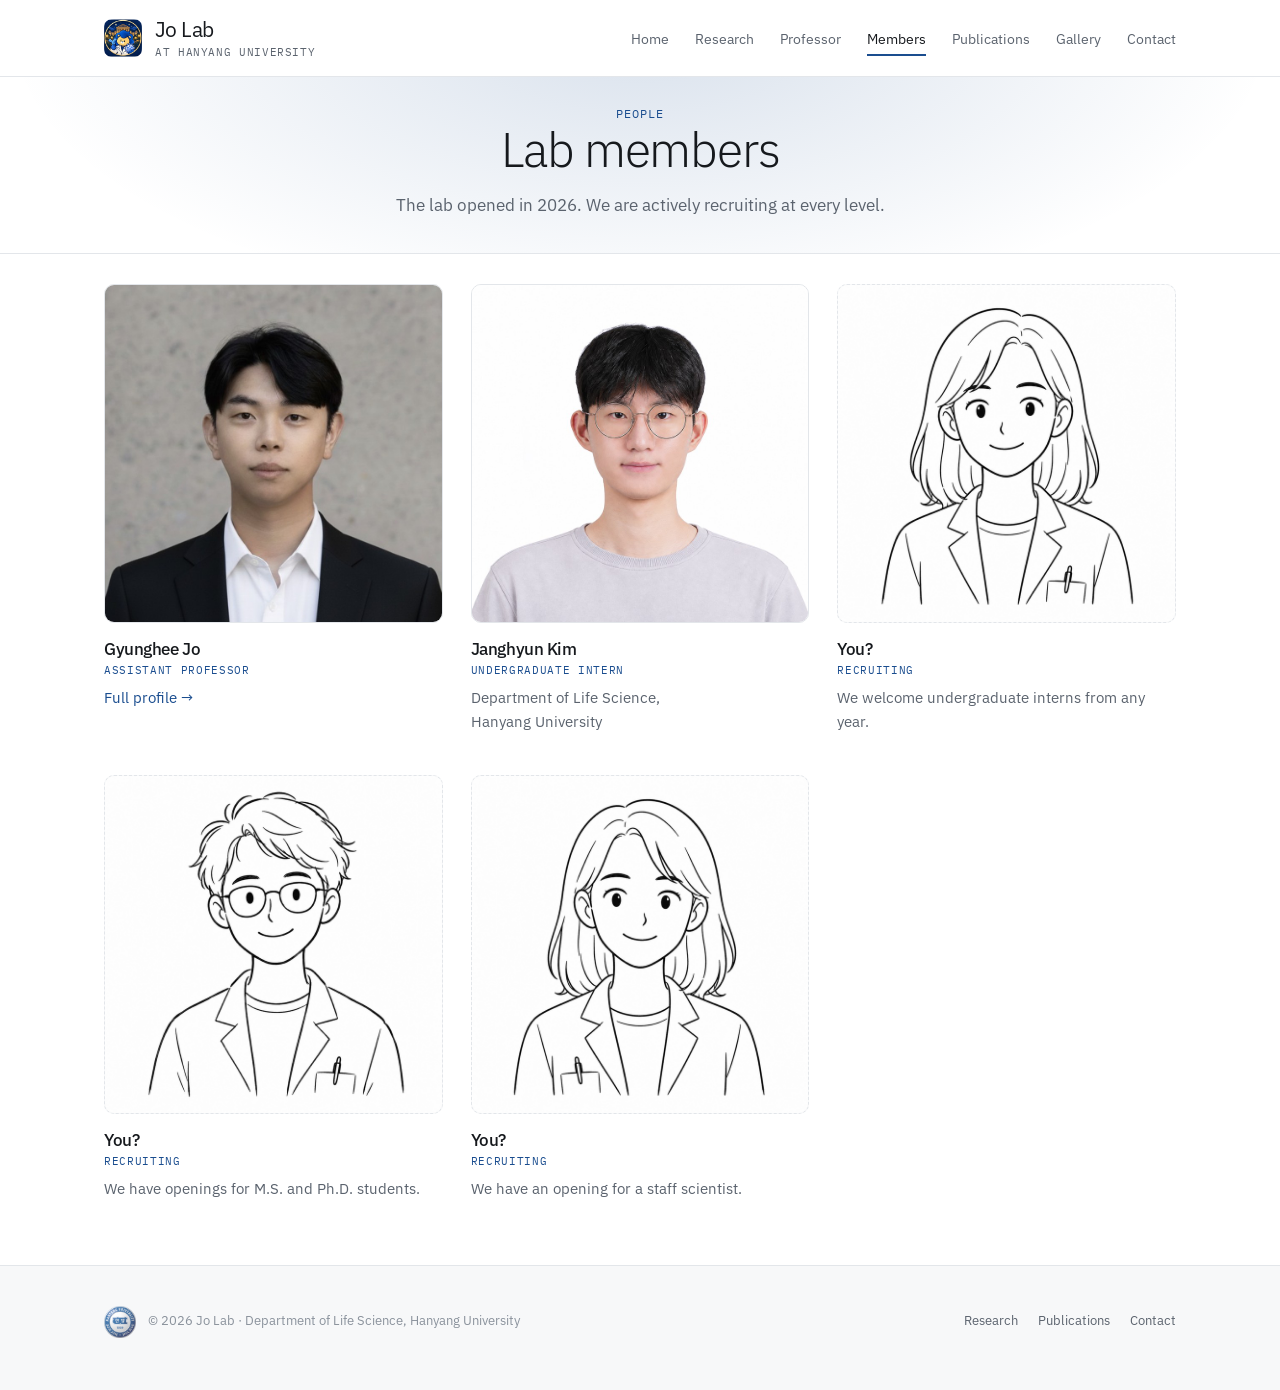
<file: members.html>
<!DOCTYPE html>
<html lang="en">
<head>
<meta charset="utf-8">
<meta name="viewport" content="width=device-width, initial-scale=1">
<title>Members — Jo Lab, Hanyang University</title>
<meta name="description" content="Lab members. We are recruiting graduate students and undergraduate interns.">
<!-- Tab icon. To use a different picture, replace these three files in the
     images folder; they must be square. 16px is the size Chrome actually
     shows, so a single letter or a very simple shape is all that reads. -->
<link rel="icon" href="images/favicon-32.png" sizes="32x32">
<link rel="icon" href="images/favicon-16.png" sizes="16x16">
<link rel="apple-touch-icon" href="images/apple-touch-icon.png">

<!-- Link preview (KakaoTalk, Slack, Facebook, X ...). If a page's title or
     description changes above, change it here too. -->
<meta property="og:type" content="website">
<meta property="og:site_name" content="Jo Lab at Hanyang University">
<meta property="og:locale" content="en_US">
<meta property="og:title" content="Members — Jo Lab, Hanyang University">
<meta property="og:description" content="Lab members. We are recruiting graduate students and undergraduate interns.">
<meta property="og:url" content="https://jolabstructbio.hanyang.ac.kr/members.html">
<meta property="og:image" content="https://jolabstructbio.hanyang.ac.kr/images/og-image.jpg">
<meta property="og:image:width" content="1200">
<meta property="og:image:height" content="630">
<meta property="og:image:alt" content="Atomic model built into a cryo-EM density map">
<meta name="twitter:card" content="summary_large_image">

<link rel="preconnect" href="https://fonts.googleapis.com">
<link rel="preconnect" href="https://fonts.gstatic.com" crossorigin>
<link href="https://fonts.googleapis.com/css2?family=IBM+Plex+Mono:wght@400;500&family=IBM+Plex+Sans:wght@300;400;500;600&display=swap" rel="stylesheet">
<link rel="stylesheet" href="style.css">
</head>
<body>

<header class="site-header">
  <div class="wrap">
    <div class="brand">
      <a href="index.html">
        <img class="brand-logo" src="images/lab-mark.webp" alt="Jo Lab">
        <span class="brand-text">
          <span class="brand-name">Jo Lab</span>
          <span class="brand-sub">at Hanyang University</span>
        </span>
      </a>
    </div>
    <button class="nav-toggle" aria-expanded="false" aria-label="Menu">Menu</button>
    <nav class="main-nav">
      <ul>
        <li><a href="index.html">Home</a></li>
        <li><a href="research.html">Research</a></li>
        <li><a href="professor.html">Professor</a></li>
        <li><a href="members.html" class="active">Members</a></li>
        <li><a href="publications.html">Publications</a></li>
        <li><a href="gallery.html">Gallery</a></li>
        <li><a href="contact.html">Contact</a></li>
      </ul>
    </nav>
  </div>
</header>

<section class="page-banner">
  <div class="wrap">
    <p class="eyebrow">People</p>
    <h1>Lab members</h1>
    <p>The lab opened in 2026. We are actively recruiting at every level.</p>
  </div>
</section>

<!-- ======================================================
     HOW TO ADD A MEMBER
     Copy one whole <div class="person"> ... </div> block below, paste it in
     front of the "You?" cards, then edit it like this:

       <div class="person">
         <div class="portrait"><img src="images/member1.jpg" alt="Name"></div>
         <h3>Name</h3>
         <p class="role">Ph.D. Student</p>
         <p>One line about their project.</p>
       </div>

     Put the photo in the images folder first (square photos look best here).
     Delete an open "You?" card whenever a real member takes its place.
====================================================== -->

<section class="block">
  <div class="wrap">
    <div class="grid grid-3">

      <div class="person">
        <div class="portrait">
          <img src="images/pi-square.jpg" alt="Gyunghee Jo">
        </div>
        <h3>Gyunghee Jo</h3>
        <p class="role">Assistant Professor</p>
        <p><a href="professor.html">Full profile &rarr;</a></p>
      </div>

      <div class="person">
        <div class="portrait">
          <img src="images/member-janghyun.jpg" alt="Janghyun Kim">
        </div>
        <h3>Janghyun Kim</h3>
        <p class="role">Undergraduate Intern</p>
        <p>Department of Life Science,<br>Hanyang University</p>
      </div>

      <div class="person">
        <div class="portrait" style="border-style:dashed;">
          <img src="images/open-intern.png" alt="Open position for an undergraduate intern">
        </div>
        <h3>You?</h3>
        <p class="role">Recruiting</p>
        <p>We welcome undergraduate interns from any year.</p>
      </div>

      <div class="person">
        <div class="portrait" style="border-style:dashed;">
          <img src="images/open-grad.png" alt="Open position for a graduate student">
        </div>
        <h3>You?</h3>
        <p class="role">Recruiting</p>
        <p>We have openings for M.S. and Ph.D. students.</p>
      </div>

      <div class="person">
        <div class="portrait" style="border-style:dashed;">
          <img src="images/open-staff.png" alt="Open position for a staff scientist">
        </div>
        <h3>You?</h3>
        <p class="role">Recruiting</p>
        <p>We have an opening for a staff scientist.</p>
      </div>

    </div>
  </div>
</section>

<footer class="site-footer">
  <div class="wrap">
    <div class="footer-brand">
      <img src="images/hanyang-logo.png" alt="">
      <p>© 2026 Jo Lab · Department of Life Science, Hanyang University</p>
    </div>
    <div class="footer-links">
      <a href="research.html">Research</a>
      <a href="publications.html">Publications</a>
      <a href="contact.html">Contact</a>
    </div>
  </div>
</footer>

<script src="script.js"></script>
</body>
</html>
</file>
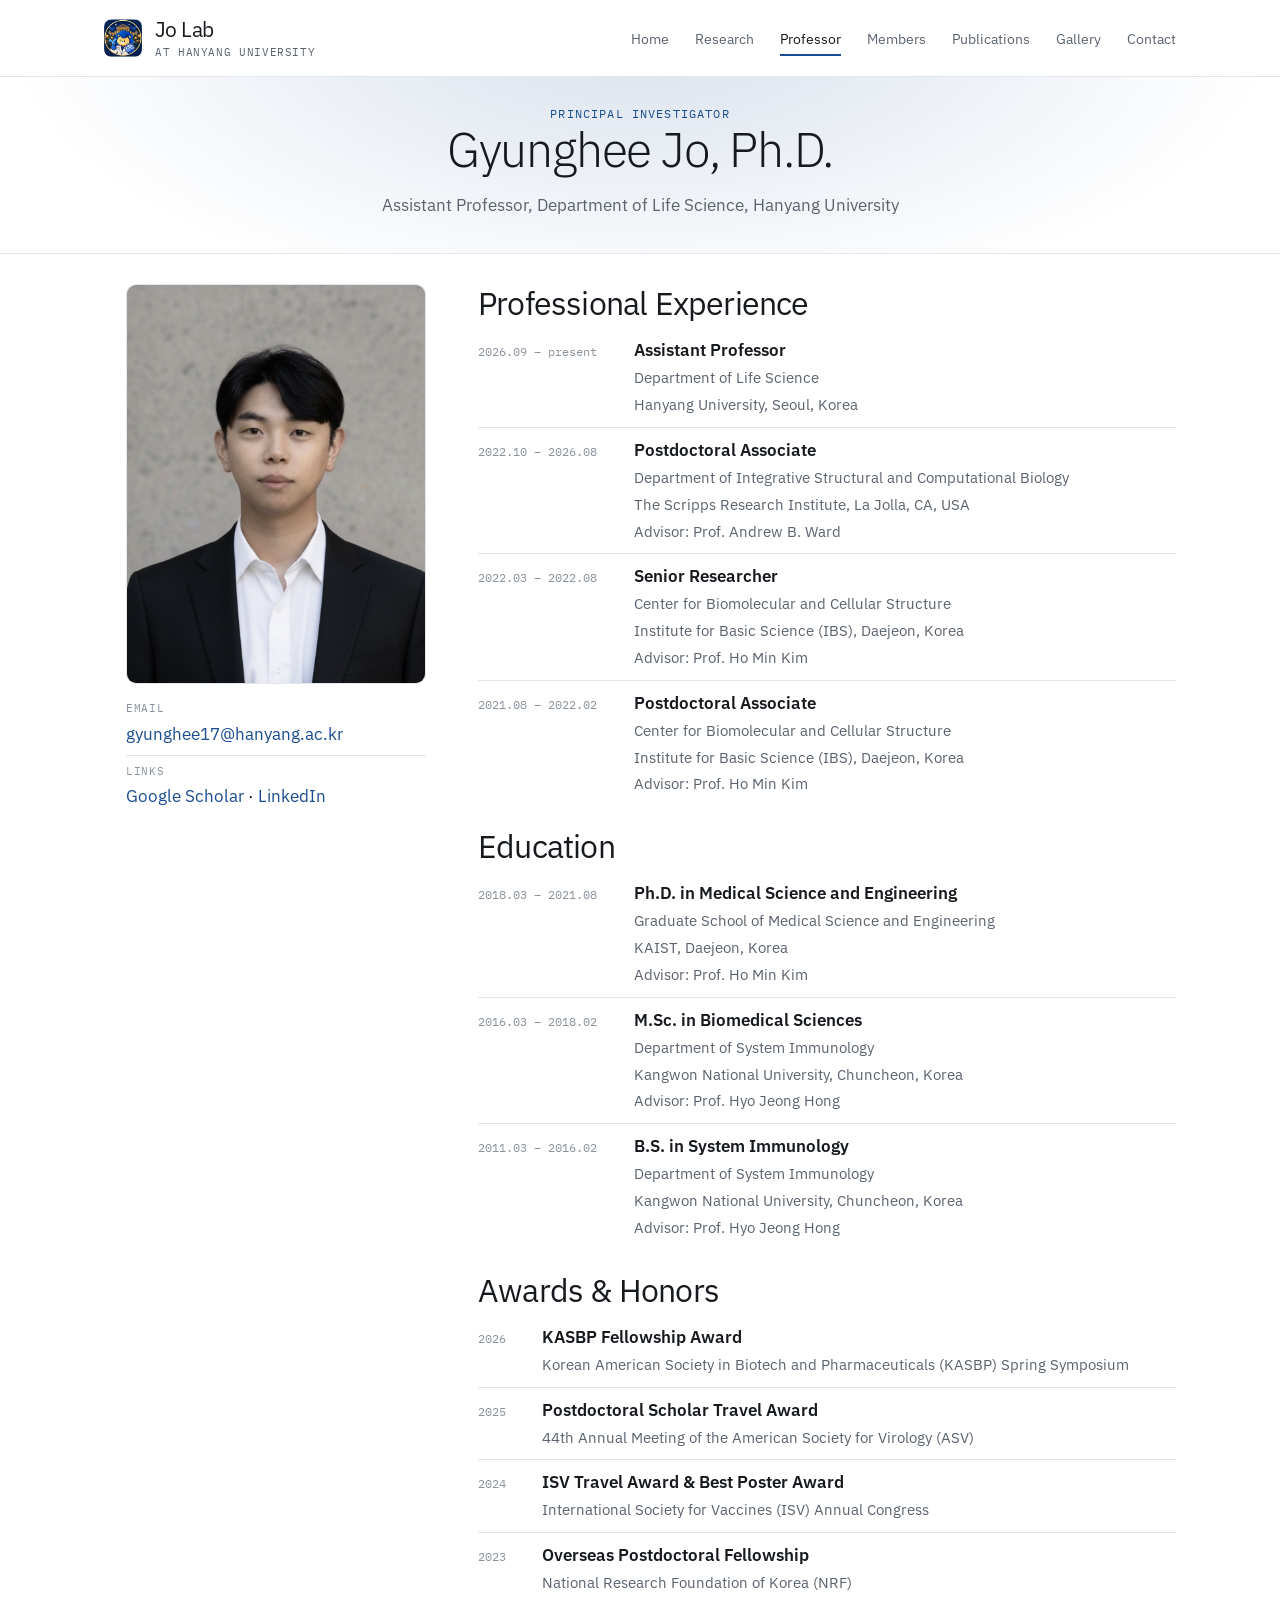
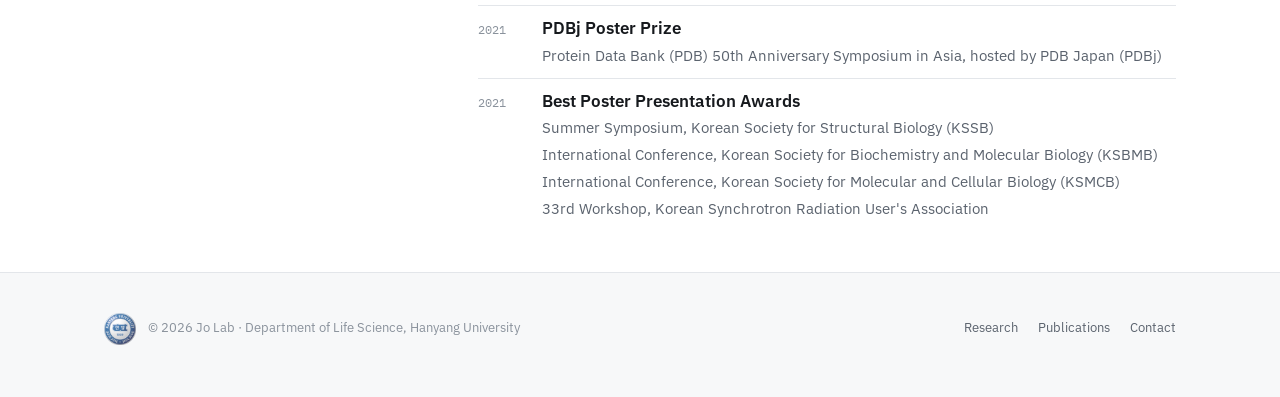
<file: professor.html>
<!DOCTYPE html>
<html lang="en">
<head>
<meta charset="utf-8">
<meta name="viewport" content="width=device-width, initial-scale=1">
<title>Professor — Jo Lab, Hanyang University</title>
<meta name="description" content="Gyunghee Jo, Ph.D. — Assistant Professor, Department of Life Science, Hanyang University. Structural vaccinology and antibody structural biology.">
<!-- Tab icon. To use a different picture, replace these three files in the
     images folder; they must be square. 16px is the size Chrome actually
     shows, so a single letter or a very simple shape is all that reads. -->
<link rel="icon" href="images/favicon-32.png" sizes="32x32">
<link rel="icon" href="images/favicon-16.png" sizes="16x16">
<link rel="apple-touch-icon" href="images/apple-touch-icon.png">

<!-- Link preview (KakaoTalk, Slack, Facebook, X ...). If a page's title or
     description changes above, change it here too. -->
<meta property="og:type" content="website">
<meta property="og:site_name" content="Jo Lab at Hanyang University">
<meta property="og:locale" content="en_US">
<meta property="og:title" content="Professor — Jo Lab, Hanyang University">
<meta property="og:description" content="Gyunghee Jo, Ph.D. — Assistant Professor, Department of Life Science, Hanyang University. Structural vaccinology and antibody structural biology.">
<meta property="og:url" content="https://jolabstructbio.hanyang.ac.kr/professor.html">
<meta property="og:image" content="https://jolabstructbio.hanyang.ac.kr/images/og-image.jpg">
<meta property="og:image:width" content="1200">
<meta property="og:image:height" content="630">
<meta property="og:image:alt" content="Atomic model built into a cryo-EM density map">
<meta name="twitter:card" content="summary_large_image">

<link rel="preconnect" href="https://fonts.googleapis.com">
<link rel="preconnect" href="https://fonts.gstatic.com" crossorigin>
<link href="https://fonts.googleapis.com/css2?family=IBM+Plex+Mono:wght@400;500&family=IBM+Plex+Sans:wght@300;400;500;600&display=swap" rel="stylesheet">
<link rel="stylesheet" href="style.css">
</head>
<body>

<header class="site-header">
  <div class="wrap">
    <div class="brand">
      <a href="index.html">
        <img class="brand-logo" src="images/lab-mark.webp" alt="Jo Lab">
        <span class="brand-text">
          <span class="brand-name">Jo Lab</span>
          <span class="brand-sub">at Hanyang University</span>
        </span>
      </a>
    </div>
    <button class="nav-toggle" aria-expanded="false" aria-label="Menu">Menu</button>
    <nav class="main-nav">
      <ul>
        <li><a href="index.html">Home</a></li>
        <li><a href="research.html">Research</a></li>
        <li><a href="professor.html" class="active">Professor</a></li>
        <li><a href="members.html">Members</a></li>
        <li><a href="publications.html">Publications</a></li>
        <li><a href="gallery.html">Gallery</a></li>
        <li><a href="contact.html">Contact</a></li>
      </ul>
    </nav>
  </div>
</header>

<section class="page-banner">
  <div class="wrap">
    <p class="eyebrow">Principal Investigator</p>
    <h1>Gyunghee Jo, Ph.D.</h1>
    <p>Assistant Professor, Department of Life Science, Hanyang University</p>
  </div>
</section>

<section class="block">
  <div class="wrap">
    <div class="pi-layout">

      <!-- ---------- Left column: photo + contact ---------- -->
      <div>
        <div class="pi-photo">
          <img src="images/pi.jpg" alt="Gyunghee Jo">
        </div>
        <dl class="pi-contact" style="margin-top:16px;">
          <div class="info-row">
            <dt>Email</dt>
            <dd><a href="mailto:gyunghee17@hanyang.ac.kr">gyunghee17@hanyang.ac.kr</a></dd>
          </div>
          <div class="info-row">
            <dt>Links</dt>
            <dd>
              <a href="https://scholar.google.co.kr/citations?user=zry9OMsAAAAJ" target="_blank" rel="noopener">Google Scholar</a> ·
              <a href="https://www.linkedin.com/in/gyunghee-jo-1017mm" target="_blank" rel="noopener">LinkedIn</a>
            </dd>
          </div>
        </dl>
      </div>

      <!-- ---------- Right column: bio ---------- -->
      <div>
        <h2>Professional Experience</h2>
        <ul class="timeline">
          <li>
            <span class="year">2026.09 – present</span>
            <span class="what"><strong>Assistant Professor</strong>
            <span>Department of Life Science<br>
            Hanyang University, Seoul, Korea</span></span>
          </li>
          <li>
            <span class="year">2022.10 – 2026.08</span>
            <span class="what"><strong>Postdoctoral Associate</strong>
            <span>Department of Integrative Structural and Computational Biology<br>
            The Scripps Research Institute, La Jolla, CA, USA<br>
            Advisor: Prof. Andrew B. Ward</span></span>
          </li>
          <li>
            <span class="year">2022.03 – 2022.08</span>
            <span class="what"><strong>Senior Researcher</strong>
            <span>Center for Biomolecular and Cellular Structure<br>
            Institute for Basic Science (IBS), Daejeon, Korea<br>
            Advisor: Prof. Ho Min Kim</span></span>
          </li>
          <li>
            <span class="year">2021.08 – 2022.02</span>
            <span class="what"><strong>Postdoctoral Associate</strong>
            <span>Center for Biomolecular and Cellular Structure<br>
            Institute for Basic Science (IBS), Daejeon, Korea<br>
            Advisor: Prof. Ho Min Kim</span></span>
          </li>
        </ul>

        <h2>Education</h2>
        <ul class="timeline">
          <li>
            <span class="year">2018.03 – 2021.08</span>
            <span class="what"><strong>Ph.D. in Medical Science and Engineering</strong>
            <span>Graduate School of Medical Science and Engineering<br>
            KAIST, Daejeon, Korea<br>
            Advisor: Prof. Ho Min Kim</span></span>
          </li>
          <li>
            <span class="year">2016.03 – 2018.02</span>
            <span class="what"><strong>M.Sc. in Biomedical Sciences</strong>
            <span>Department of System Immunology<br>
            Kangwon National University, Chuncheon, Korea<br>
            Advisor: Prof. Hyo Jeong Hong</span></span>
          </li>
          <li>
            <span class="year">2011.03 – 2016.02</span>
            <span class="what"><strong>B.S. in System Immunology</strong>
            <span>Department of System Immunology<br>
            Kangwon National University, Chuncheon, Korea<br>
            Advisor: Prof. Hyo Jeong Hong</span></span>
          </li>
        </ul>

        <h2>Awards &amp; Honors</h2>
        <ul class="timeline timeline--short">
          <li><span class="year">2026</span><span class="what"><strong>KASBP Fellowship Award</strong><span>Korean American Society in Biotech and Pharmaceuticals&nbsp;(KASBP) Spring Symposium</span></span></li>
          <li><span class="year">2025</span><span class="what"><strong>Postdoctoral Scholar Travel Award</strong><span>44th Annual Meeting of the American Society for&nbsp;Virology&nbsp;(ASV)</span></span></li>
          <li><span class="year">2024</span><span class="what"><strong>ISV Travel Award &amp; Best Poster Award</strong><span>International Society for&nbsp;Vaccines&nbsp;(ISV) Annual Congress</span></span></li>
          <li><span class="year">2023</span><span class="what"><strong>Overseas Postdoctoral Fellowship</strong><span>National Research Foundation of&nbsp;Korea&nbsp;(NRF)</span></span></li>
          <li><span class="year">2021</span><span class="what"><strong>PDBj Poster Prize</strong><span>Protein Data Bank (PDB) 50th Anniversary Symposium in Asia, hosted by PDB&nbsp;Japan&nbsp;(PDBj)</span></span></li>
          <li><span class="year">2021</span><span class="what"><strong>Best Poster Presentation Awards</strong><span>Summer Symposium, Korean Society for Structural&nbsp;Biology&nbsp;(KSSB)<br>International Conference, Korean Society for Biochemistry and Molecular&nbsp;Biology&nbsp;(KSBMB)<br>International Conference, Korean Society for Molecular and Cellular&nbsp;Biology&nbsp;(KSMCB)<br>33rd Workshop, Korean Synchrotron Radiation User's Association</span></span></li>
        </ul>
      </div>

    </div>
  </div>
</section>

<footer class="site-footer">
  <div class="wrap">
    <div class="footer-brand">
      <img src="images/hanyang-logo.png" alt="">
      <p>© 2026 Jo Lab · Department of Life Science, Hanyang University</p>
    </div>
    <div class="footer-links">
      <a href="research.html">Research</a>
      <a href="publications.html">Publications</a>
      <a href="contact.html">Contact</a>
    </div>
  </div>
</footer>

<script src="script.js"></script>
</body>
</html>
</file>
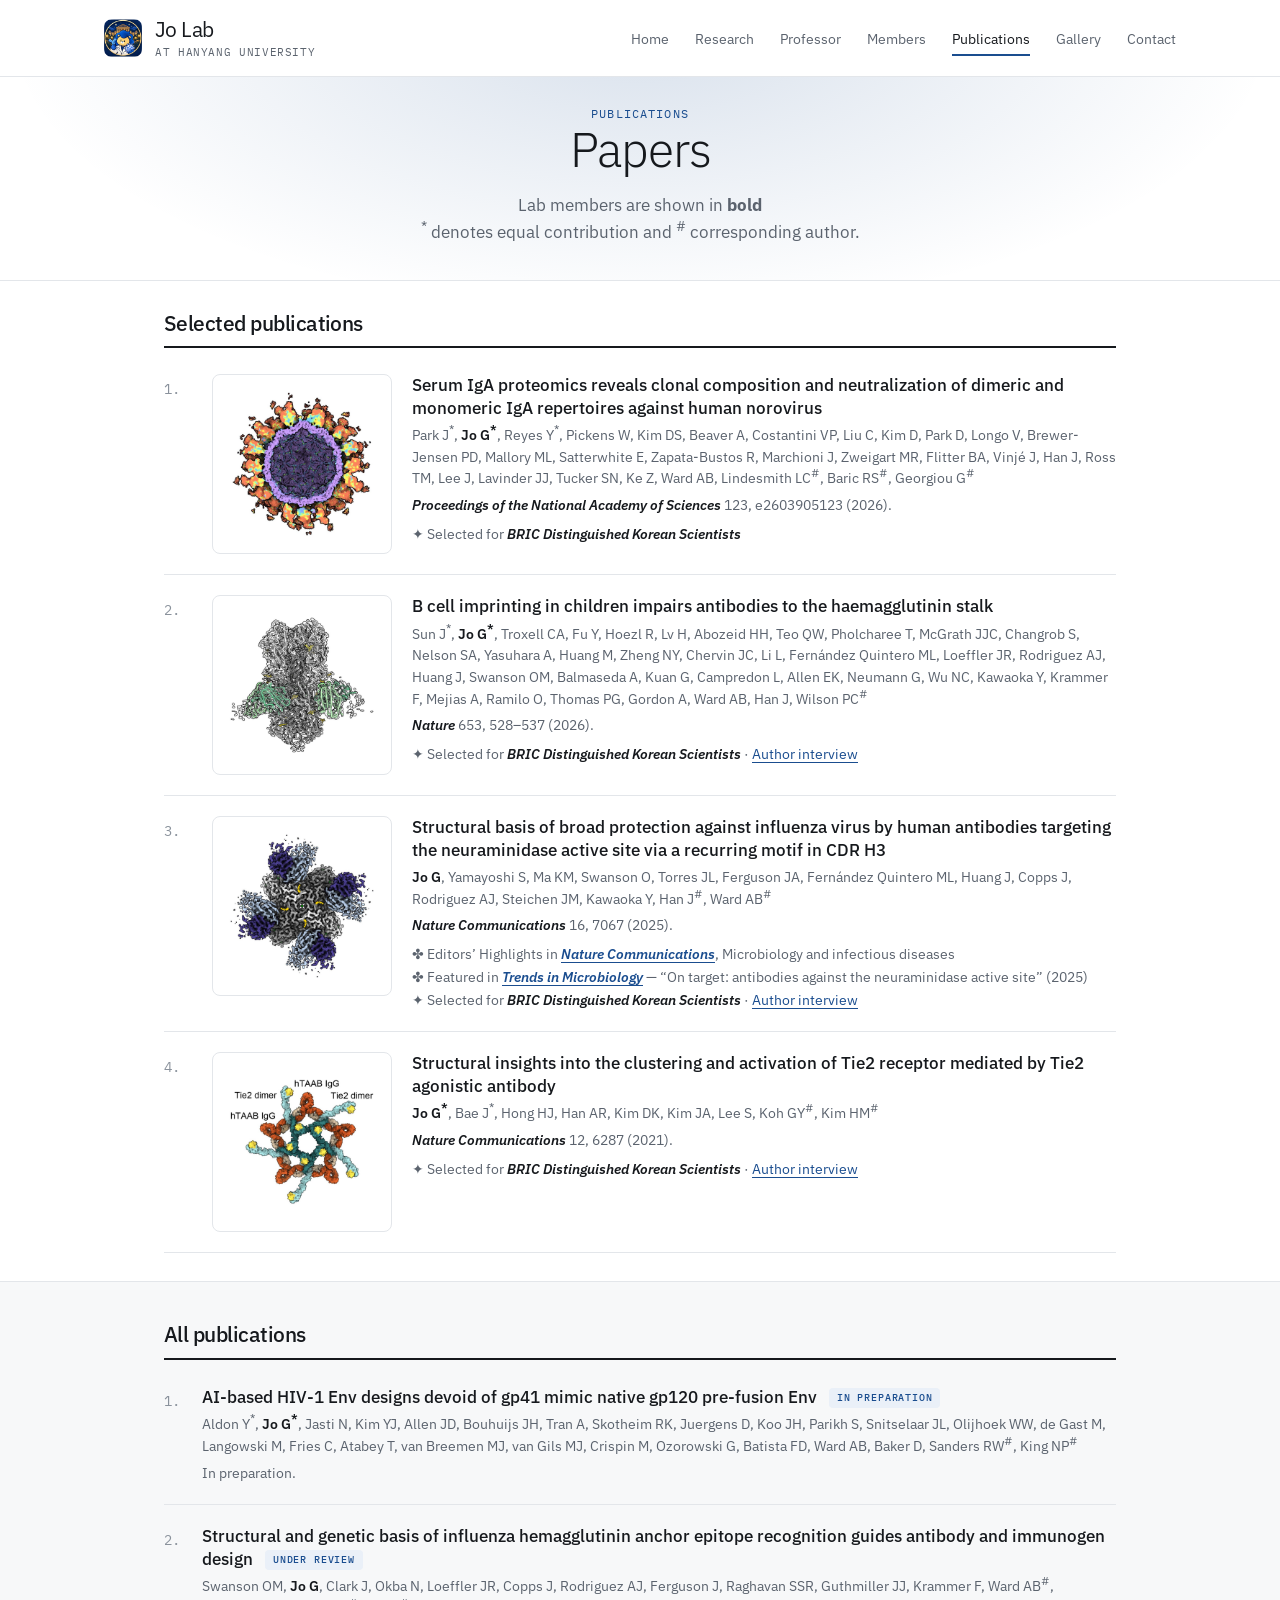
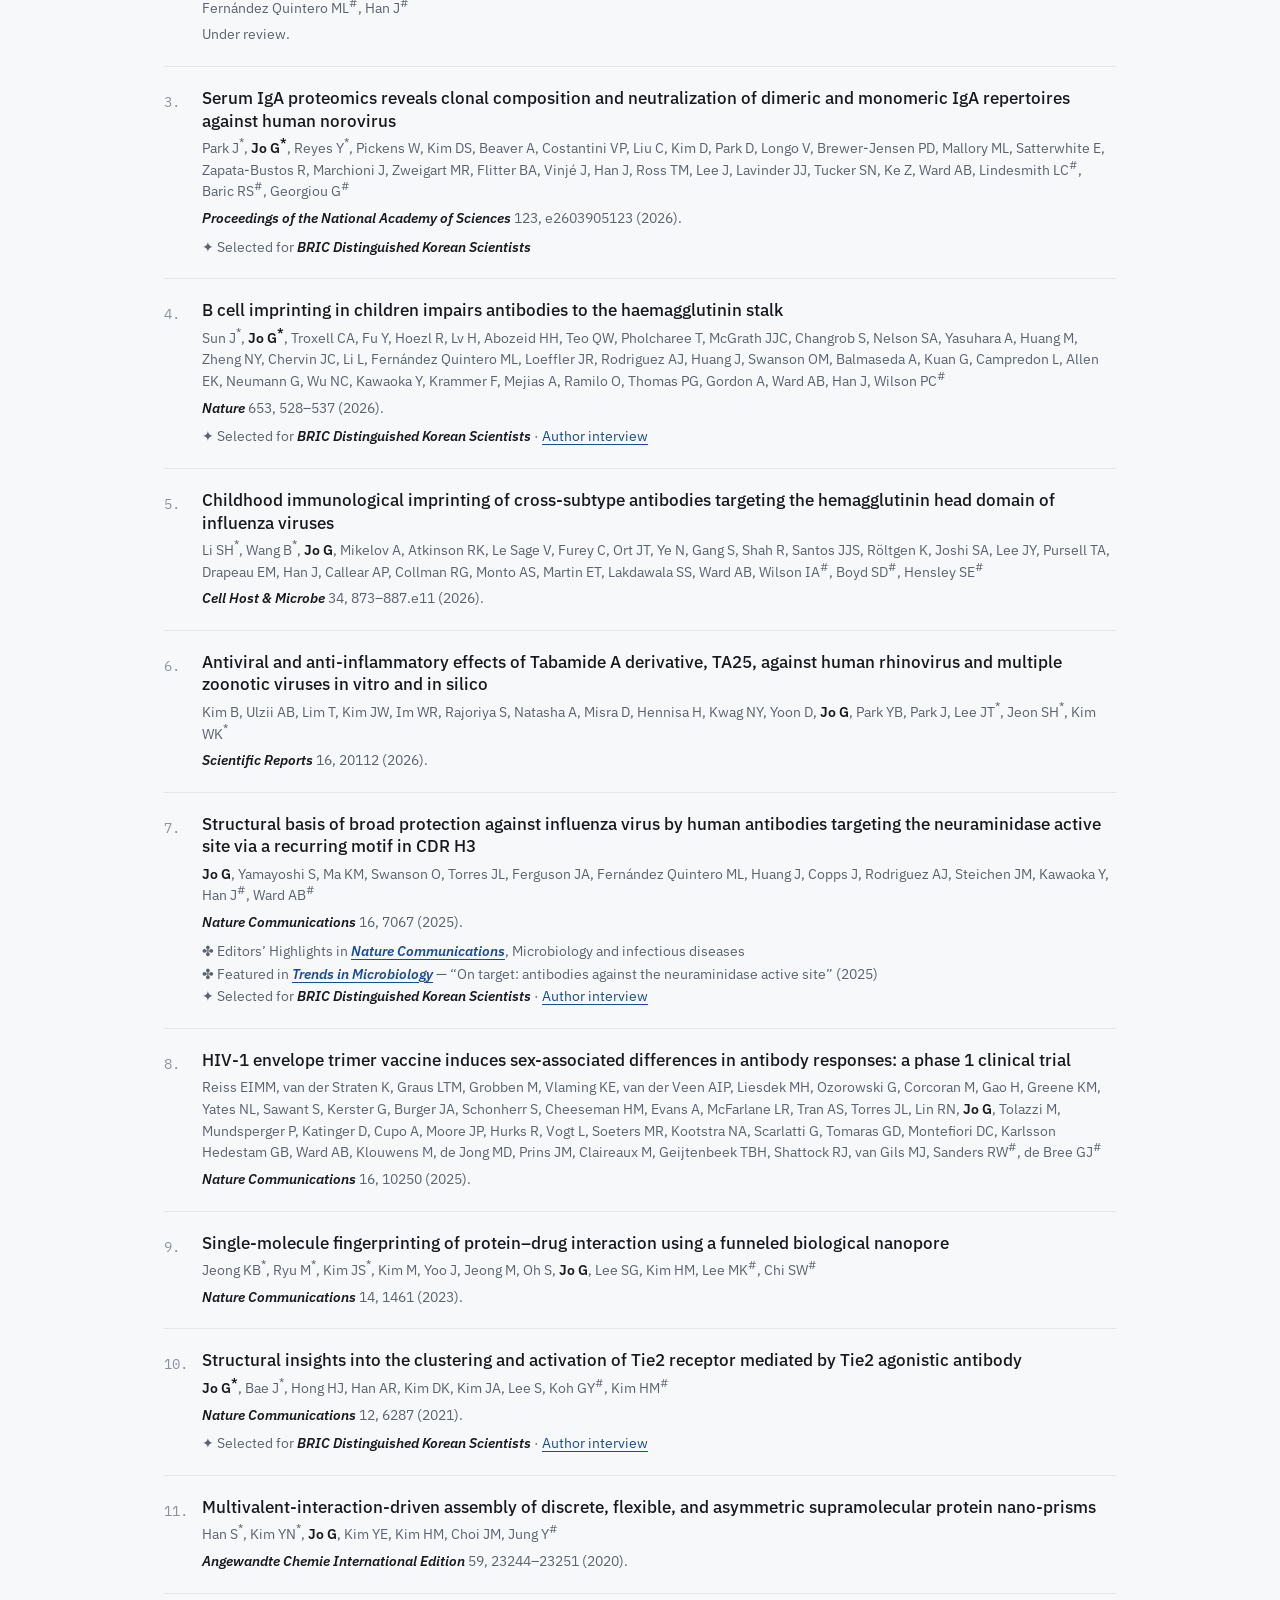
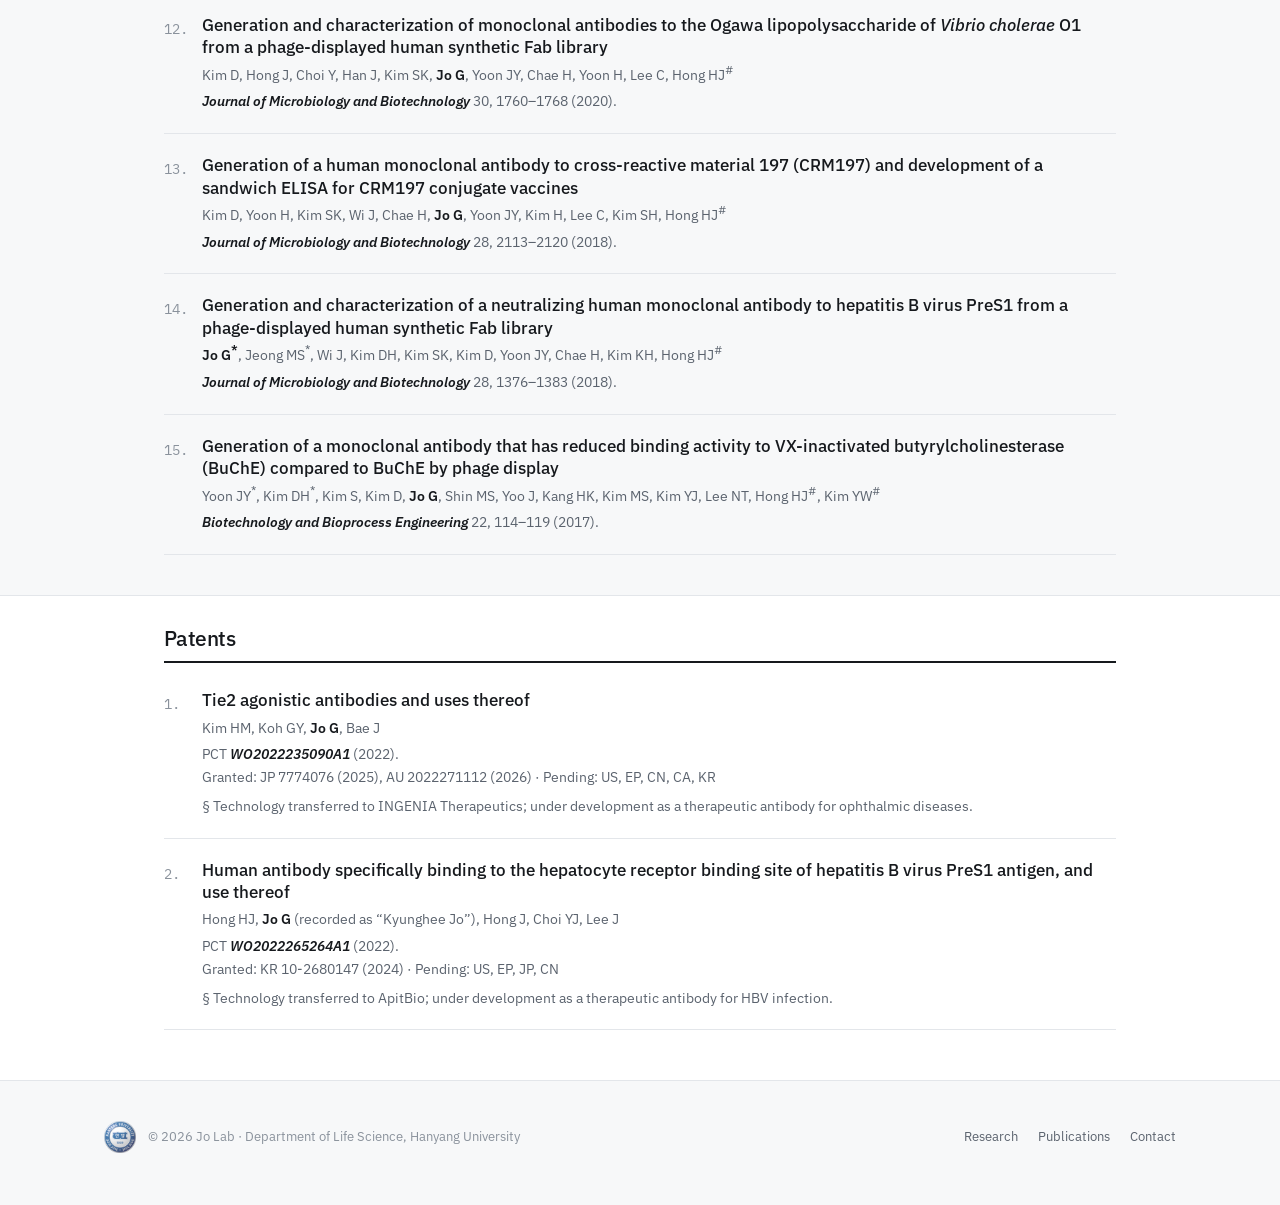
<file: publications.html>
<!DOCTYPE html>
<html lang="en">
<head>
<meta charset="utf-8">
<meta name="viewport" content="width=device-width, initial-scale=1">
<title>Publications — Jo Lab, Hanyang University</title>
<meta name="description" content="Publications from Gyunghee Jo and the Jo Lab.">
<!-- Tab icon. To use a different picture, replace these three files in the
     images folder; they must be square. 16px is the size Chrome actually
     shows, so a single letter or a very simple shape is all that reads. -->
<link rel="icon" href="images/favicon-32.png" sizes="32x32">
<link rel="icon" href="images/favicon-16.png" sizes="16x16">
<link rel="apple-touch-icon" href="images/apple-touch-icon.png">

<!-- Link preview (KakaoTalk, Slack, Facebook, X ...). If a page's title or
     description changes above, change it here too. -->
<meta property="og:type" content="website">
<meta property="og:site_name" content="Jo Lab at Hanyang University">
<meta property="og:locale" content="en_US">
<meta property="og:title" content="Publications — Jo Lab, Hanyang University">
<meta property="og:description" content="Publications from Gyunghee Jo and the Jo Lab.">
<meta property="og:url" content="https://jolabstructbio.hanyang.ac.kr/publications.html">
<meta property="og:image" content="https://jolabstructbio.hanyang.ac.kr/images/og-image.jpg">
<meta property="og:image:width" content="1200">
<meta property="og:image:height" content="630">
<meta property="og:image:alt" content="Atomic model built into a cryo-EM density map">
<meta name="twitter:card" content="summary_large_image">

<link rel="preconnect" href="https://fonts.googleapis.com">
<link rel="preconnect" href="https://fonts.gstatic.com" crossorigin>
<link href="https://fonts.googleapis.com/css2?family=IBM+Plex+Mono:wght@400;500&family=IBM+Plex+Sans:wght@300;400;500;600&display=swap" rel="stylesheet">
<link rel="stylesheet" href="style.css">
</head>
<body>

<header class="site-header">
  <div class="wrap">
    <div class="brand">
      <a href="index.html">
        <img class="brand-logo" src="images/lab-mark.webp" alt="Jo Lab">
        <span class="brand-text">
          <span class="brand-name">Jo Lab</span>
          <span class="brand-sub">at Hanyang University</span>
        </span>
      </a>
    </div>
    <button class="nav-toggle" aria-expanded="false" aria-label="Menu">Menu</button>
    <nav class="main-nav">
      <ul>
        <li><a href="index.html">Home</a></li>
        <li><a href="research.html">Research</a></li>
        <li><a href="professor.html">Professor</a></li>
        <li><a href="members.html">Members</a></li>
        <li><a href="publications.html" class="active">Publications</a></li>
        <li><a href="gallery.html">Gallery</a></li>
        <li><a href="contact.html">Contact</a></li>
      </ul>
    </nav>
  </div>
</header>

<section class="page-banner">
  <div class="wrap">
    <p class="eyebrow">Publications</p>
    <h1>Papers</h1>
    <!-- The <br> forces a line break, so these two notes always stay on their
         own lines instead of running together. -->
    <p>Lab members are shown in <strong>bold</strong><br>
    <sup>*</sup> denotes equal contribution and <sup>#</sup> corresponding author.</p>
  </div>
</section>

<!-- ======================================================
     HOW TO ADD A PAPER
     Copy one entire <article class="pub"> ... </article> block,
     paste it where it belongs, and edit the text.
     Remember to renumber the <div class="idx"> values.
====================================================== -->

<section class="block">
  <div class="wrap pub-list">

    <h2 class="pub-year">Selected publications</h2>

    <!-- ======================================================
         STRUCTURE FIGURES
         Each Selected paper has a figure slot: images/pub1.jpg ... pub4.jpg
         Landscape 4:3 works best, about 1200 px wide, white background.
         The whole figure is shown (not cropped), so nothing gets cut off.
    ====================================================== -->


    <article class="pub pub-thumb">
      <div class="idx">1.</div>
        <div class="thumb">
          <img src="images/pub1.jpg" alt="Cryo-EM reconstruction of a norovirus virus-like particle coloured by local resolution">
        </div>
      <div>
        <p class="title"><a href="https://doi.org/10.1073/pnas.2603905123" target="_blank" rel="noopener">Serum IgA proteomics reveals clonal composition and neutralization of dimeric and monomeric IgA repertoires against human norovirus</a></p>
        <p class="authors">Park J<sup>*</sup>, <span class="me">Jo G<sup>*</sup></span>, Reyes Y<sup>*</sup>, Pickens W, Kim DS, Beaver A, Costantini VP, Liu C, Kim D, Park D, Longo V, Brewer-Jensen PD, Mallory ML, Satterwhite E, Zapata-Bustos R, Marchioni J, Zweigart MR, Flitter BA, Vinjé J, Han J, Ross TM, Lee J, Lavinder JJ, Tucker SN, Ke Z, Ward AB, Lindesmith LC<sup>#</sup>, Baric RS<sup>#</sup>, Georgiou G<sup>#</sup></p>
        <p class="venue"><em>Proceedings of the National Academy of Sciences</em> 123, e2603905123 (2026).</p>
        <!-- Every paper here was selected; only some have an interview, which
             is added as " &middot; <a ...>Author interview</a>" after the name. -->
        <p class="venue" style="margin-top:6px;">✦ Selected for <em>BRIC Distinguished Korean Scientists</em></p>
      </div>
    </article>

    <article class="pub pub-thumb">
      <div class="idx">2.</div>
        <div class="thumb">
          <img src="images/pub2.jpg" alt="Cryo-EM structure of antibodies bound to the influenza haemagglutinin stalk">
        </div>
      <div>
        <p class="title"><a href="https://doi.org/10.1038/s41586-026-10248-6" target="_blank" rel="noopener">B cell imprinting in children impairs antibodies to the haemagglutinin stalk</a></p>
        <p class="authors">Sun J<sup>*</sup>, <span class="me">Jo G<sup>*</sup></span>, Troxell CA, Fu Y, Hoezl R, Lv H, Abozeid HH, Teo QW, Pholcharee T, McGrath JJC, Changrob S, Nelson SA, Yasuhara A, Huang M, Zheng NY, Chervin JC, Li L, Fernández Quintero ML, Loeffler JR, Rodriguez AJ, Huang J, Swanson OM, Balmaseda A, Kuan G, Campredon L, Allen EK, Neumann G, Wu NC, Kawaoka Y, Krammer F, Mejias A, Ramilo O, Thomas PG, Gordon A, Ward AB, Han J, Wilson PC<sup>#</sup></p>
        <p class="venue"><em>Nature</em> 653, 528–537 (2026).</p>
        <p class="venue" style="margin-top:6px;">✦ Selected for <em>BRIC Distinguished Korean Scientists</em> &middot; <a href="https://www.ibric.org/bric/hanbitsa/han-interview.do?mode=view&amp;id=100848&amp;authorId=36372" target="_blank" rel="noopener">Author interview</a></p>
      </div>
    </article>

    <article class="pub pub-thumb">
      <div class="idx">3.</div>
        <div class="thumb">
          <img src="images/pub3.jpg" alt="Cryo-EM map of a broadly protective antibody bound to influenza neuraminidase">
        </div>
      <div>
        <p class="title"><a href="https://doi.org/10.1038/s41467-025-62174-2" target="_blank" rel="noopener">Structural basis of broad protection against influenza virus by human antibodies targeting the neuraminidase active site via a recurring motif in CDR H3</a></p>
        <p class="authors"><span class="me">Jo G</span>, Yamayoshi S, Ma KM, Swanson O, Torres JL, Ferguson JA, Fernández Quintero ML, Huang J, Copps J, Rodriguez AJ, Steichen JM, Kawaoka Y, Han J<sup>#</sup>, Ward AB<sup>#</sup></p>
        <p class="venue"><em>Nature Communications</em> 16, 7067 (2025).</p>
        <p class="venue" style="margin-top:6px;">✤ Editors&rsquo; Highlights in <a href="https://www.nature.com/collections/jedgcgeija" target="_blank" rel="noopener"><em>Nature Communications</em></a>, Microbiology and infectious diseases<br>✤ Featured in <a href="https://www.cell.com/trends/microbiology/fulltext/S0966-842X(25)00299-9" target="_blank" rel="noopener"><em>Trends in Microbiology</em></a> &mdash; &ldquo;On target: antibodies against the neuraminidase active site&rdquo; (2025)<br>✦ Selected for <em>BRIC Distinguished Korean Scientists</em> &middot; <a href="https://www.ibric.org/bric/hanbitsa/han-interview.do?mode=view&amp;id=98094&amp;authorId=36372" target="_blank" rel="noopener">Author interview</a></p>
      </div>
    </article>

    <article class="pub pub-thumb">
      <div class="idx">4.</div>
        <div class="thumb">
          <img src="images/pub4.jpg" alt="Hexagonal assembly of Tie2 dimers clustered by the hTAAB agonistic antibody">
        </div>
      <div>
        <p class="title"><a href="https://doi.org/10.1038/s41467-021-26620-1" target="_blank" rel="noopener">Structural insights into the clustering and activation of Tie2 receptor mediated by Tie2 agonistic antibody</a></p>
        <p class="authors"><span class="me">Jo G<sup>*</sup></span>, Bae J<sup>*</sup>, Hong HJ, Han AR, Kim DK, Kim JA, Lee S, Koh GY<sup>#</sup>, Kim HM<sup>#</sup></p>
        <p class="venue"><em>Nature Communications</em> 12, 6287 (2021).</p>
        <p class="venue" style="margin-top:6px;">✦ Selected for <em>BRIC Distinguished Korean Scientists</em> &middot; <a href="https://www.ibric.org/bric/hanbitsa/han-interview.do?mode=view&amp;id=72456&amp;authorId=36372" target="_blank" rel="noopener">Author interview</a></p>
      </div>
    </article>

  </div>
</section>

<section class="block tinted">
  <div class="wrap pub-list">

    <h2 class="pub-year">All publications</h2>

    <article class="pub">
      <div class="idx">1.</div>
      <div>
        <p class="title">AI-based HIV-1 Env designs devoid of gp41 mimic native gp120 pre-fusion Env
          <span class="tag">In preparation</span></p>
        <p class="authors">Aldon Y<sup>*</sup>, <span class="me">Jo G<sup>*</sup></span>, Jasti N, Kim YJ, Allen JD, Bouhuijs JH, Tran A, Skotheim RK, Juergens D, Koo JH, Parikh S, Snitselaar JL, Olijhoek WW, de Gast M, Langowski M, Fries C, Atabey T, van Breemen MJ, van Gils MJ, Crispin M, Ozorowski G, Batista FD, Ward AB, Baker D, Sanders RW<sup>#</sup>, King NP<sup>#</sup></p>
        <p class="venue">In preparation.</p>
      </div>
    </article>

    <article class="pub">
      <div class="idx">2.</div>
      <div>
        <p class="title">Structural and genetic basis of influenza hemagglutinin anchor epitope recognition guides antibody and immunogen design
          <span class="tag">Under review</span></p>
        <p class="authors">Swanson OM, <span class="me">Jo G</span>, Clark J, Okba N, Loeffler JR, Copps J, Rodriguez AJ, Ferguson J, Raghavan SSR, Guthmiller JJ, Krammer F, Ward AB<sup>#</sup>, Fernández Quintero ML<sup>#</sup>, Han J<sup>#</sup></p>
        <p class="venue">Under review.</p>
      </div>
    </article>

    <article class="pub">
      <div class="idx">3.</div>
      <div>
        <p class="title"><a href="https://doi.org/10.1073/pnas.2603905123" target="_blank" rel="noopener">Serum IgA proteomics reveals clonal composition and neutralization of dimeric and monomeric IgA repertoires against human norovirus</a></p>
        <p class="authors">Park J<sup>*</sup>, <span class="me">Jo G<sup>*</sup></span>, Reyes Y<sup>*</sup>, Pickens W, Kim DS, Beaver A, Costantini VP, Liu C, Kim D, Park D, Longo V, Brewer-Jensen PD, Mallory ML, Satterwhite E, Zapata-Bustos R, Marchioni J, Zweigart MR, Flitter BA, Vinjé J, Han J, Ross TM, Lee J, Lavinder JJ, Tucker SN, Ke Z, Ward AB, Lindesmith LC<sup>#</sup>, Baric RS<sup>#</sup>, Georgiou G<sup>#</sup></p>
        <p class="venue"><em>Proceedings of the National Academy of Sciences</em> 123, e2603905123 (2026).</p>
        <!-- Every paper here was selected; only some have an interview, which
             is added as " &middot; <a ...>Author interview</a>" after the name. -->
        <p class="venue" style="margin-top:6px;">✦ Selected for <em>BRIC Distinguished Korean Scientists</em></p>
      </div>
    </article>

    <article class="pub">
      <div class="idx">4.</div>
      <div>
        <p class="title"><a href="https://doi.org/10.1038/s41586-026-10248-6" target="_blank" rel="noopener">B cell imprinting in children impairs antibodies to the haemagglutinin stalk</a></p>
        <p class="authors">Sun J<sup>*</sup>, <span class="me">Jo G<sup>*</sup></span>, Troxell CA, Fu Y, Hoezl R, Lv H, Abozeid HH, Teo QW, Pholcharee T, McGrath JJC, Changrob S, Nelson SA, Yasuhara A, Huang M, Zheng NY, Chervin JC, Li L, Fernández Quintero ML, Loeffler JR, Rodriguez AJ, Huang J, Swanson OM, Balmaseda A, Kuan G, Campredon L, Allen EK, Neumann G, Wu NC, Kawaoka Y, Krammer F, Mejias A, Ramilo O, Thomas PG, Gordon A, Ward AB, Han J, Wilson PC<sup>#</sup></p>
        <p class="venue"><em>Nature</em> 653, 528–537 (2026).</p>
        <p class="venue" style="margin-top:6px;">✦ Selected for <em>BRIC Distinguished Korean Scientists</em> &middot; <a href="https://www.ibric.org/bric/hanbitsa/han-interview.do?mode=view&amp;id=100848&amp;authorId=36372" target="_blank" rel="noopener">Author interview</a></p>
      </div>
    </article>

    <article class="pub">
      <div class="idx">5.</div>
      <div>
        <p class="title"><a href="https://doi.org/10.1016/j.chom.2026.04.004" target="_blank" rel="noopener">Childhood immunological imprinting of cross-subtype antibodies targeting the hemagglutinin head domain of influenza viruses</a></p>
        <p class="authors">Li SH<sup>*</sup>, Wang B<sup>*</sup>, <span class="me">Jo G</span>, Mikelov A, Atkinson RK, Le Sage V, Furey C, Ort JT, Ye N, Gang S, Shah R, Santos JJS, Röltgen K, Joshi SA, Lee JY, Pursell TA, Drapeau EM, Han J, Callear AP, Collman RG, Monto AS, Martin ET, Lakdawala SS, Ward AB, Wilson IA<sup>#</sup>, Boyd SD<sup>#</sup>, Hensley SE<sup>#</sup></p>
        <p class="venue"><em>Cell Host &amp; Microbe</em> 34, 873–887.e11 (2026).</p>
      </div>
    </article>

    <article class="pub">
      <div class="idx">6.</div>
      <div>
        <p class="title"><a href="https://doi.org/10.1038/s41598-026-48854-z" target="_blank" rel="noopener">Antiviral and anti-inflammatory effects of Tabamide A derivative, TA25, against human rhinovirus and multiple zoonotic viruses in vitro and in silico</a></p>
        <p class="authors">Kim B, Ulzii AB, Lim T, Kim JW, Im WR, Rajoriya S, Natasha A, Misra D, Hennisa H, Kwag NY, Yoon D, <span class="me">Jo G</span>, Park YB, Park J, Lee JT<sup>*</sup>, Jeon SH<sup>*</sup>, Kim WK<sup>*</sup></p>
        <p class="venue"><em>Scientific Reports</em> 16, 20112 (2026).</p>
      </div>
    </article>

    <article class="pub">
      <div class="idx">7.</div>
      <div>
        <p class="title"><a href="https://doi.org/10.1038/s41467-025-62174-2" target="_blank" rel="noopener">Structural basis of broad protection against influenza virus by human antibodies targeting the neuraminidase active site via a recurring motif in CDR H3</a></p>
        <p class="authors"><span class="me">Jo G</span>, Yamayoshi S, Ma KM, Swanson O, Torres JL, Ferguson JA, Fernández Quintero ML, Huang J, Copps J, Rodriguez AJ, Steichen JM, Kawaoka Y, Han J<sup>#</sup>, Ward AB<sup>#</sup></p>
        <p class="venue"><em>Nature Communications</em> 16, 7067 (2025).</p>
        <p class="venue" style="margin-top:6px;">✤ Editors&rsquo; Highlights in <a href="https://www.nature.com/collections/jedgcgeija" target="_blank" rel="noopener"><em>Nature Communications</em></a>, Microbiology and infectious diseases<br>✤ Featured in <a href="https://www.cell.com/trends/microbiology/fulltext/S0966-842X(25)00299-9" target="_blank" rel="noopener"><em>Trends in Microbiology</em></a> &mdash; &ldquo;On target: antibodies against the neuraminidase active site&rdquo; (2025)<br>✦ Selected for <em>BRIC Distinguished Korean Scientists</em> &middot; <a href="https://www.ibric.org/bric/hanbitsa/han-interview.do?mode=view&amp;id=98094&amp;authorId=36372" target="_blank" rel="noopener">Author interview</a></p>
      </div>
    </article>

    <article class="pub">
      <div class="idx">8.</div>
      <div>
        <p class="title"><a href="https://doi.org/10.1038/s41467-025-65101-7" target="_blank" rel="noopener">HIV-1 envelope trimer vaccine induces sex-associated differences in antibody responses: a phase 1 clinical trial</a></p>
        <p class="authors">Reiss EIMM, van der Straten K, Graus LTM, Grobben M, Vlaming KE, van der Veen AIP, Liesdek MH, Ozorowski G, Corcoran M, Gao H, Greene KM, Yates NL, Sawant S, Kerster G, Burger JA, Schonherr S, Cheeseman HM, Evans A, McFarlane LR, Tran AS, Torres JL, Lin RN, <span class="me">Jo G</span>, Tolazzi M, Mundsperger P, Katinger D, Cupo A, Moore JP, Hurks R, Vogt L, Soeters MR, Kootstra NA, Scarlatti G, Tomaras GD, Montefiori DC, Karlsson Hedestam GB, Ward AB, Klouwens M, de Jong MD, Prins JM, Claireaux M, Geijtenbeek TBH, Shattock RJ, van Gils MJ, Sanders RW<sup>#</sup>, de Bree GJ<sup>#</sup></p>
        <p class="venue"><em>Nature Communications</em> 16, 10250 (2025).</p>
      </div>
    </article>

    <article class="pub">
      <div class="idx">9.</div>
      <div>
        <p class="title"><a href="https://doi.org/10.1038/s41467-023-37098-4" target="_blank" rel="noopener">Single-molecule fingerprinting of protein–drug interaction using a funneled biological nanopore</a></p>
        <p class="authors">Jeong KB<sup>*</sup>, Ryu M<sup>*</sup>, Kim JS<sup>*</sup>, Kim M, Yoo J, Jeong M, Oh S, <span class="me">Jo G</span>, Lee SG, Kim HM, Lee MK<sup>#</sup>, Chi SW<sup>#</sup></p>
        <p class="venue"><em>Nature Communications</em> 14, 1461 (2023).</p>
      </div>
    </article>

    <article class="pub">
      <div class="idx">10.</div>
      <div>
        <p class="title"><a href="https://doi.org/10.1038/s41467-021-26620-1" target="_blank" rel="noopener">Structural insights into the clustering and activation of Tie2 receptor mediated by Tie2 agonistic antibody</a></p>
        <p class="authors"><span class="me">Jo G<sup>*</sup></span>, Bae J<sup>*</sup>, Hong HJ, Han AR, Kim DK, Kim JA, Lee S, Koh GY<sup>#</sup>, Kim HM<sup>#</sup></p>
        <p class="venue"><em>Nature Communications</em> 12, 6287 (2021).</p>
        <p class="venue" style="margin-top:6px;">✦ Selected for <em>BRIC Distinguished Korean Scientists</em> &middot; <a href="https://www.ibric.org/bric/hanbitsa/han-interview.do?mode=view&amp;id=72456&amp;authorId=36372" target="_blank" rel="noopener">Author interview</a></p>
      </div>
    </article>

    <article class="pub">
      <div class="idx">11.</div>
      <div>
        <p class="title"><a href="https://doi.org/10.1002/anie.202010054" target="_blank" rel="noopener">Multivalent-interaction-driven assembly of discrete, flexible, and asymmetric supramolecular protein nano-prisms</a></p>
        <p class="authors">Han S<sup>*</sup>, Kim YN<sup>*</sup>, <span class="me">Jo G</span>, Kim YE, Kim HM, Choi JM, Jung Y<sup>#</sup></p>
        <p class="venue"><em>Angewandte Chemie International Edition</em> 59, 23244–23251 (2020).</p>
      </div>
    </article>

    <article class="pub">
      <div class="idx">12.</div>
      <div>
        <p class="title"><a href="https://doi.org/10.4014/jmb.2005.05046" target="_blank" rel="noopener">Generation and characterization of monoclonal antibodies to the Ogawa lipopolysaccharide of <em>Vibrio cholerae</em> O1 from a phage-displayed human synthetic Fab library</a></p>
        <p class="authors">Kim D, Hong J, Choi Y, Han J, Kim SK, <span class="me">Jo G</span>, Yoon JY, Chae H, Yoon H, Lee C, Hong HJ<sup>#</sup></p>
        <p class="venue"><em>Journal of Microbiology and Biotechnology</em> 30, 1760–1768 (2020).</p>
      </div>
    </article>

    <article class="pub">
      <div class="idx">13.</div>
      <div>
        <p class="title"><a href="https://doi.org/10.4014/jmb.1810.10009" target="_blank" rel="noopener">Generation of a human monoclonal antibody to cross-reactive material 197 (CRM197) and development of a sandwich ELISA for CRM197 conjugate vaccines</a></p>
        <p class="authors">Kim D, Yoon H, Kim SK, Wi J, Chae H, <span class="me">Jo G</span>, Yoon JY, Kim H, Lee C, Kim SH, Hong HJ<sup>#</sup></p>
        <p class="venue"><em>Journal of Microbiology and Biotechnology</em> 28, 2113–2120 (2018).</p>
      </div>
    </article>

    <article class="pub">
      <div class="idx">14.</div>
      <div>
        <p class="title"><a href="https://doi.org/10.4014/jmb.1803.03056" target="_blank" rel="noopener">Generation and characterization of a neutralizing human monoclonal antibody to hepatitis B virus PreS1 from a phage-displayed human synthetic Fab library</a></p>
        <p class="authors"><span class="me">Jo G<sup>*</sup></span>, Jeong MS<sup>*</sup>, Wi J, Kim DH, Kim SK, Kim D, Yoon JY, Chae H, Kim KH, Hong HJ<sup>#</sup></p>
        <p class="venue"><em>Journal of Microbiology and Biotechnology</em> 28, 1376–1383 (2018).</p>
      </div>
    </article>

    <article class="pub">
      <div class="idx">15.</div>
      <div>
        <p class="title"><a href="https://doi.org/10.1007/s12257-017-0110-7" target="_blank" rel="noopener">Generation of a monoclonal antibody that has reduced binding activity to VX-inactivated butyrylcholinesterase (BuChE) compared to BuChE by phage display</a></p>
        <p class="authors">Yoon JY<sup>*</sup>, Kim DH<sup>*</sup>, Kim S, Kim D, <span class="me">Jo G</span>, Shin MS, Yoo J, Kang HK, Kim MS, Kim YJ, Lee NT, Hong HJ<sup>#</sup>, Kim YW<sup>#</sup></p>
        <p class="venue"><em>Biotechnology and Bioprocess Engineering</em> 22, 114–119 (2017).</p>
      </div>
    </article>

  </div>
</section>

<section class="block">
  <div class="wrap pub-list">

    <h2 class="pub-year">Patents</h2>

    <article class="pub">
      <div class="idx">1.</div>
      <div>
        <p class="title"><a href="https://patents.google.com/patent/WO2022235090A1/en" target="_blank" rel="noopener">Tie2 agonistic antibodies and uses thereof</a></p>
        <p class="authors">Kim HM, Koh GY, <span class="me">Jo G</span>, Bae J</p>
        <p class="venue">PCT <em>WO2022235090A1</em> (2022).<br>
          Granted: JP&nbsp;7774076 (2025), AU&nbsp;2022271112 (2026) · Pending: US, EP, CN, CA, KR</p>
        <p class="venue" style="margin-top:6px;">
          § Technology transferred to INGENIA Therapeutics; under development as a
          therapeutic antibody for ophthalmic&nbsp;diseases.
        </p>
      </div>
    </article>

    <article class="pub">
      <div class="idx">2.</div>
      <div>
        <p class="title"><a href="https://patents.google.com/patent/WO2022265264A1/en" target="_blank" rel="noopener">Human antibody specifically binding to the hepatocyte receptor binding
        site of hepatitis B virus PreS1 antigen, and use thereof</a></p>
        <p class="authors">Hong HJ, <span class="me">Jo G</span> (recorded as
        &ldquo;Kyunghee&nbsp;Jo&rdquo;), Hong J, Choi YJ, Lee J</p>
        <p class="venue">PCT <em>WO2022265264A1</em> (2022).<br>
          Granted: KR&nbsp;10-2680147 (2024) · Pending: US, EP, JP, CN</p>
        <p class="venue" style="margin-top:6px;">
          § Technology transferred to ApitBio; under development as a therapeutic antibody
          for HBV&nbsp;infection.
        </p>
      </div>
    </article>

  </div>
</section>

<footer class="site-footer">
  <div class="wrap">
    <div class="footer-brand">
      <img src="images/hanyang-logo.png" alt="">
      <p>© 2026 Jo Lab · Department of Life Science, Hanyang University</p>
    </div>
    <div class="footer-links">
      <a href="research.html">Research</a>
      <a href="publications.html">Publications</a>
      <a href="contact.html">Contact</a>
    </div>
  </div>
</footer>

<script src="script.js"></script>
</body>
</html>
</file>
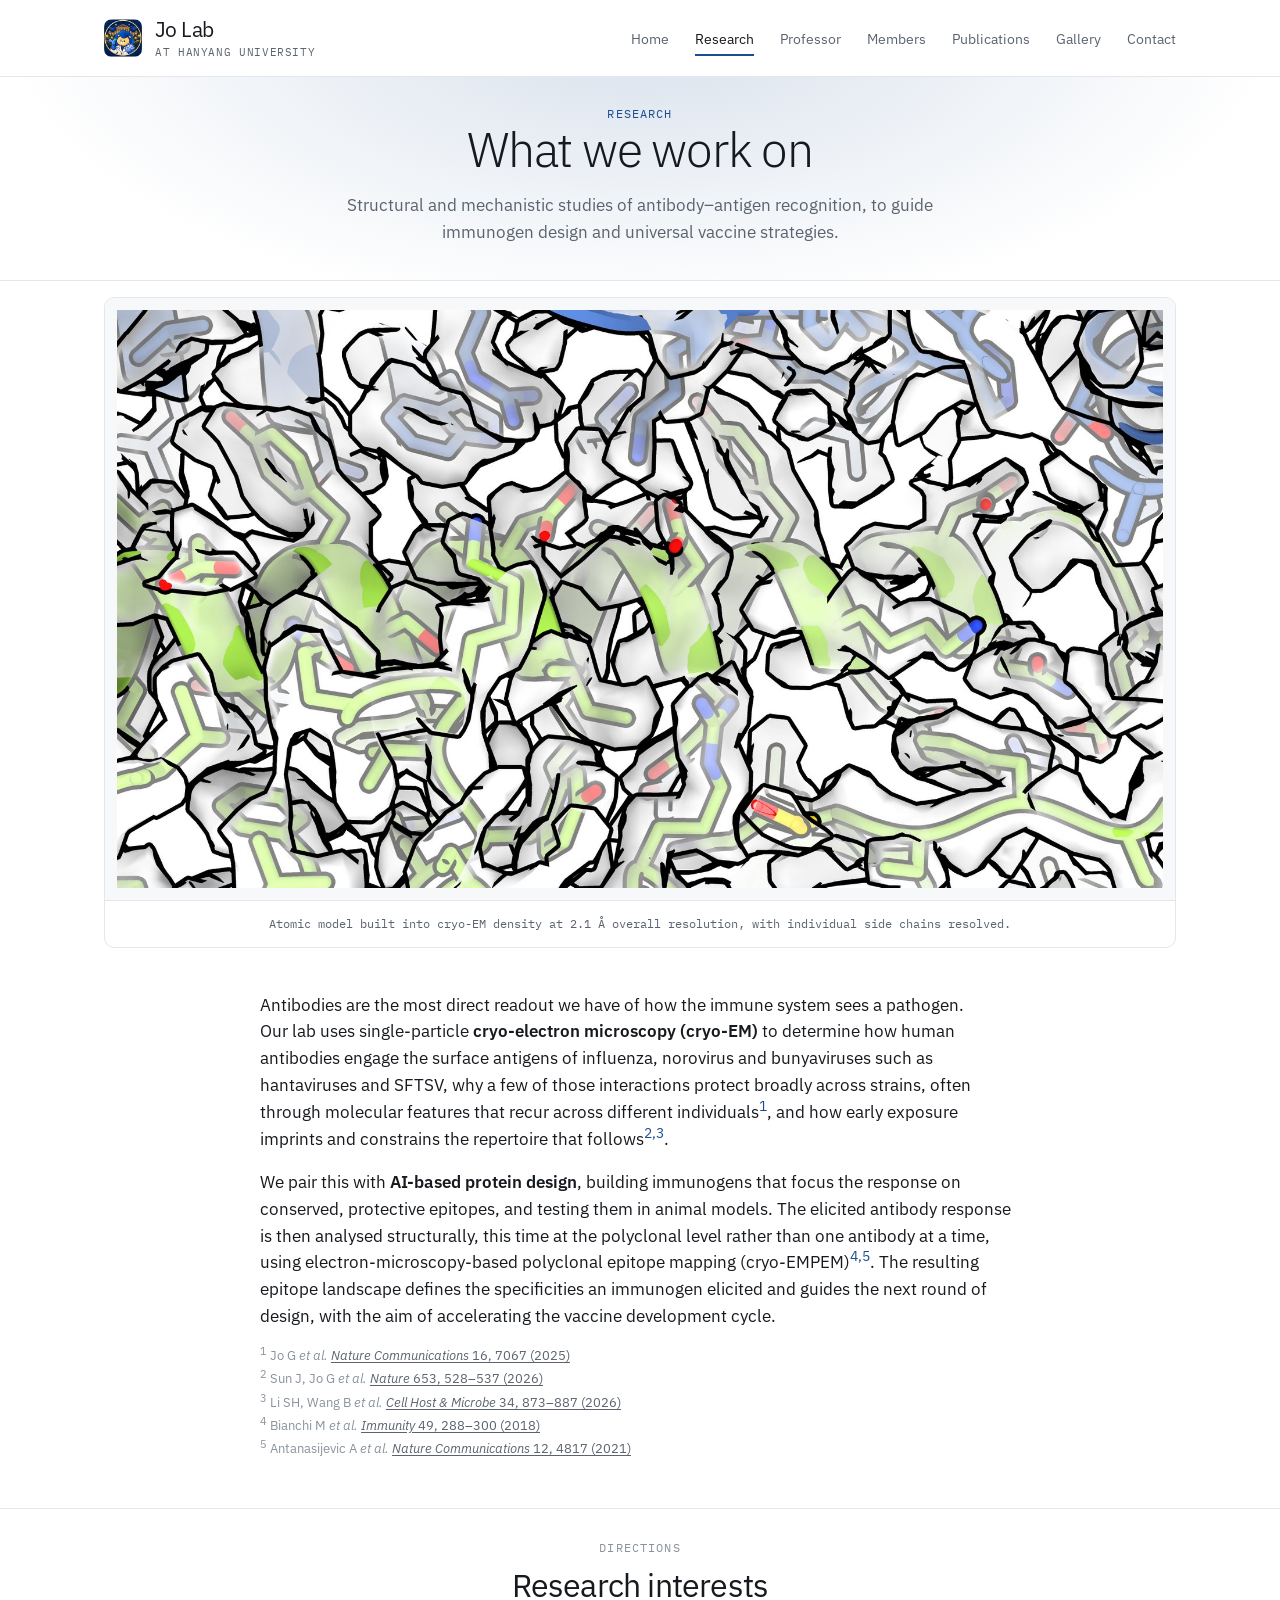
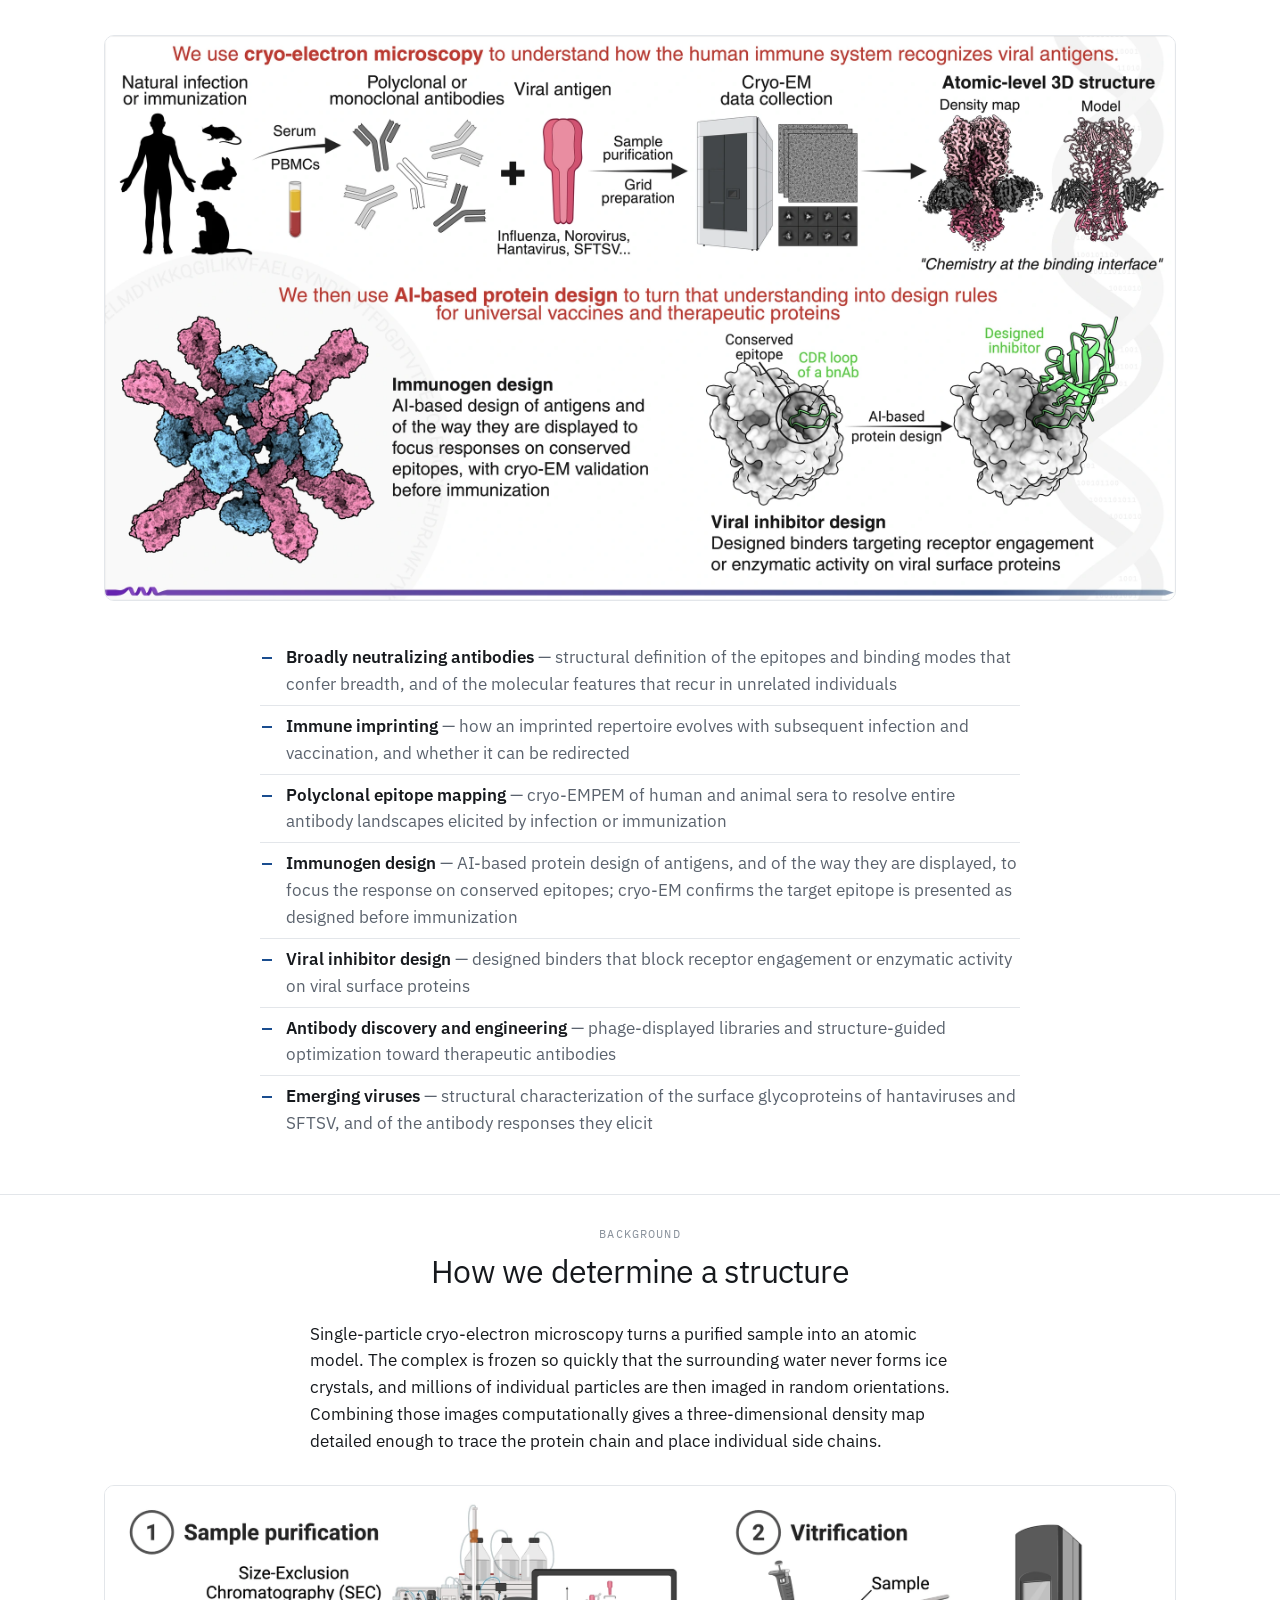
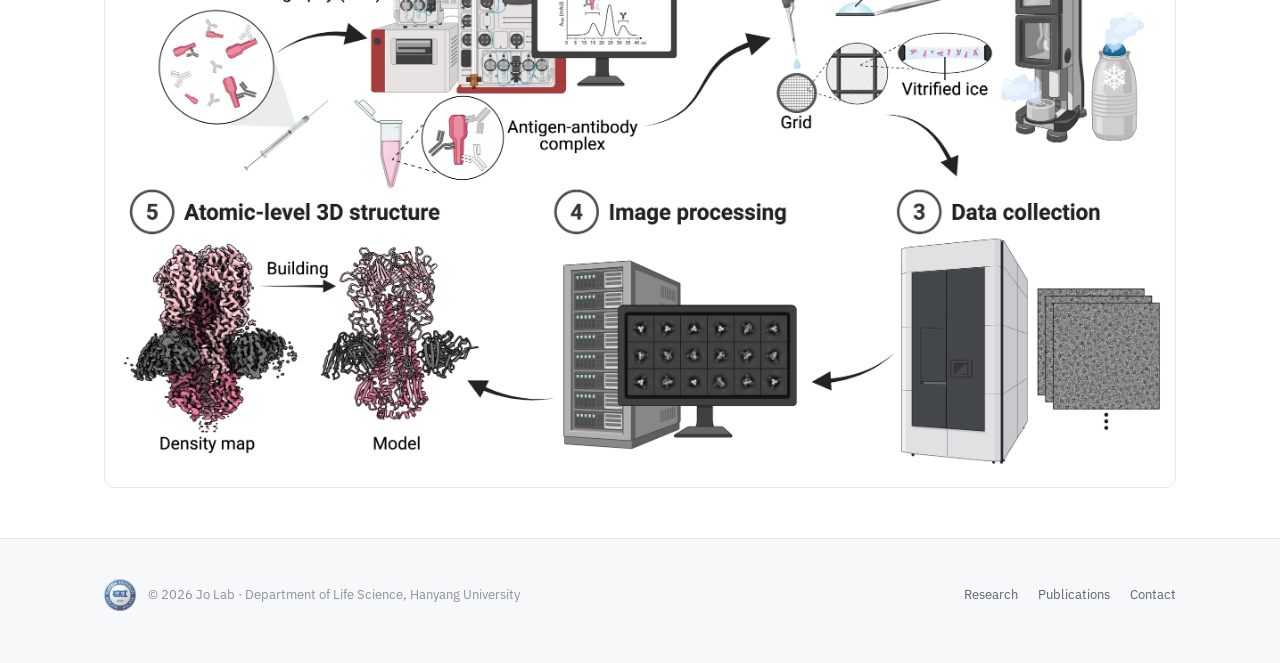
<file: research.html>
<!DOCTYPE html>
<html lang="en">
<head>
<meta charset="utf-8">
<meta name="viewport" content="width=device-width, initial-scale=1">
<title>Research — Jo Lab, Hanyang University</title>
<meta name="description" content="Cryo-EM-driven structural vaccinology and AI-based protein design at Hanyang University.">
<!-- Tab icon. To use a different picture, replace these three files in the
     images folder; they must be square. 16px is the size Chrome actually
     shows, so a single letter or a very simple shape is all that reads. -->
<link rel="icon" href="images/favicon-32.png" sizes="32x32">
<link rel="icon" href="images/favicon-16.png" sizes="16x16">
<link rel="apple-touch-icon" href="images/apple-touch-icon.png">

<!-- Link preview (KakaoTalk, Slack, Facebook, X ...). If a page's title or
     description changes above, change it here too. -->
<meta property="og:type" content="website">
<meta property="og:site_name" content="Jo Lab at Hanyang University">
<meta property="og:locale" content="en_US">
<meta property="og:title" content="Research — Jo Lab, Hanyang University">
<meta property="og:description" content="Cryo-EM-driven structural vaccinology and AI-based protein design at Hanyang University.">
<meta property="og:url" content="https://jolabstructbio.hanyang.ac.kr/research.html">
<meta property="og:image" content="https://jolabstructbio.hanyang.ac.kr/images/og-image.jpg">
<meta property="og:image:width" content="1200">
<meta property="og:image:height" content="630">
<meta property="og:image:alt" content="Atomic model built into a cryo-EM density map">
<meta name="twitter:card" content="summary_large_image">

<link rel="preconnect" href="https://fonts.googleapis.com">
<link rel="preconnect" href="https://fonts.gstatic.com" crossorigin>
<link href="https://fonts.googleapis.com/css2?family=IBM+Plex+Mono:wght@400;500&family=IBM+Plex+Sans:wght@300;400;500;600&display=swap" rel="stylesheet">
<link rel="stylesheet" href="style.css">
</head>
<body>

<header class="site-header">
  <div class="wrap">
    <div class="brand">
      <a href="index.html">
        <img class="brand-logo" src="images/lab-mark.webp" alt="Jo Lab">
        <span class="brand-text">
          <span class="brand-name">Jo Lab</span>
          <span class="brand-sub">at Hanyang University</span>
        </span>
      </a>
    </div>
    <button class="nav-toggle" aria-expanded="false" aria-label="Menu">Menu</button>
    <nav class="main-nav">
      <ul>
        <li><a href="index.html">Home</a></li>
        <li><a href="research.html" class="active">Research</a></li>
        <li><a href="professor.html">Professor</a></li>
        <li><a href="members.html">Members</a></li>
        <li><a href="publications.html">Publications</a></li>
        <li><a href="gallery.html">Gallery</a></li>
        <li><a href="contact.html">Contact</a></li>
      </ul>
    </nav>
  </div>
</header>

<section class="page-banner">
  <div class="wrap">
    <p class="eyebrow">Research</p>
    <h1>What we work on</h1>
    <p>Structural and mechanistic studies of antibody–antigen recognition, to guide
    immunogen design and universal vaccine strategies.</p>
  </div>
</section>

<!-- ======================================================
     INTRO
     To change the picture, drop a new file in the images folder and edit the
     <img src> below. The frame crops to 16:9 from the centre, so a wide image
     works best.
====================================================== -->
<section class="block">
  <div class="wrap">

    <figure class="photo figure-wide">
      <div class="frame">
        <img src="images/research1.jpg" alt="Atomic model built into a 2.1 A cryo-EM density map, with individual amino acid side chains resolved">
      </div>
      <figcaption>Atomic model built into cryo-EM density at
      2.1&nbsp;Å overall resolution, with individual side chains resolved.</figcaption>
    </figure>

    <div class="narrow" style="margin: 44px auto 0;">
      <p>Antibodies are the most direct readout we have of how the immune system sees a
      pathogen.<br class="br-wide">
      Our lab uses single-particle <strong>cryo-electron microscopy (cryo-EM)</strong> to determine how human antibodies engage the surface antigens of influenza, norovirus
      and bunyaviruses such as hantaviruses and&nbsp;SFTSV, why a few of those interactions protect
      broadly across strains, often through molecular features that recur across
      different individuals<sup><a href="#ref1">1</a></sup>, and how early exposure imprints and constrains the
      repertoire that follows<sup><a href="#ref2">2,3</a></sup>.</p>

      <p>We pair this with <strong>AI-based protein design</strong>, building immunogens
      that focus the response on conserved, protective epitopes, and testing them in
      animal models. The elicited antibody response is then analysed structurally, this
      time at the polyclonal level rather than one antibody at a time, using
      electron-microscopy-based polyclonal epitope mapping
      (cryo-EMPEM)<sup><a href="#ref4">4,5</a></sup>. The resulting epitope landscape
      defines the specificities an immunogen elicited and guides the next round of
      design, with the aim of accelerating the vaccine development cycle.</p>

      <!-- Reference notes. To add one, append a <p class="footnote" id="refN">
           line here and put a matching <sup><a href="#refN">N</a></sup> in the
           text above. -->
      <p class="footnote" id="ref1"><sup>1</sup> Jo G <em>et al.</em> <a href="https://doi.org/10.1038/s41467-025-62174-2" target="_blank" rel="noopener"><em>Nature Communications</em> 16, 7067 (2025)</a></p>
      <p class="footnote" id="ref2"><sup>2</sup> Sun J, Jo G <em>et al.</em> <a href="https://doi.org/10.1038/s41586-026-10248-6" target="_blank" rel="noopener"><em>Nature</em> 653, 528–537 (2026)</a></p>
      <p class="footnote" id="ref3"><sup>3</sup> Li SH, Wang B <em>et al.</em> <a href="https://doi.org/10.1016/j.chom.2026.04.004" target="_blank" rel="noopener"><em>Cell Host &amp; Microbe</em> 34, 873–887 (2026)</a></p>
      <p class="footnote" id="ref4"><sup>4</sup> Bianchi M <em>et al.</em> <a href="https://doi.org/10.1016/j.immuni.2018.07.009" target="_blank" rel="noopener"><em>Immunity</em> 49, 288–300 (2018)</a></p>
      <p class="footnote" id="ref5"><sup>5</sup> Antanasijevic A <em>et al.</em> <a href="https://doi.org/10.1038/s41467-021-25087-4" target="_blank" rel="noopener"><em>Nature Communications</em> 12, 4817 (2021)</a></p>
    </div>

  </div>
</section>

<!-- ======================================================
     RESEARCH INTERESTS
     One line each: the direction in bold, then what it means in practice.
     Add or remove <li> lines freely.
====================================================== -->
<section class="block">
  <div class="wrap">
    <div class="section-head">
      <p class="eyebrow">Directions</p>
      <h2>Research interests</h2>
    </div>

    <figure class="photo figure-plain">
      <div class="frame">
        <!-- The link opens the figure on its own so it can be pinch-zoomed on
             a phone, where the labels are too small to read. -->
        <a href="images/research-overview.webp" target="_blank" rel="noopener">
          <img src="images/research-overview.webp" alt="Overview of the lab: serum and PBMCs from natural infection or immunization give polyclonal or monoclonal antibodies, which are combined with a viral antigen and solved by cryo-EM to an atomic model; AI-based protein design then produces immunogens and viral inhibitors" loading="lazy">
        </a>
      </div>
      <figcaption class="zoom-hint">Tap the figure to view it at full size.</figcaption>
    </figure>

    <ul class="interests">
      <li><strong>Broadly neutralizing antibodies</strong> &mdash; structural definition of the epitopes and binding modes that confer breadth, and of the molecular features that recur in unrelated individuals</li>
      <li><strong>Immune imprinting</strong> &mdash; how an imprinted repertoire evolves with subsequent infection and vaccination, and whether it can be redirected</li>
      <li><strong>Polyclonal epitope mapping</strong> &mdash; cryo-EMPEM of human and animal sera to resolve entire antibody landscapes elicited by infection or immunization</li>
      <li><strong>Immunogen design</strong> &mdash; AI-based protein design of antigens, and of the way they are displayed, to focus the response on conserved epitopes; cryo-EM confirms the target epitope is presented as designed before immunization</li>
      <li><strong>Viral inhibitor design</strong> &mdash; designed binders that block receptor engagement or enzymatic activity on viral surface proteins</li>
      <li><strong>Antibody discovery and engineering</strong> &mdash; phage-displayed libraries and structure-guided optimization toward therapeutic antibodies</li>
      <li><strong>Emerging viruses</strong> &mdash; structural characterization of the surface glycoproteins of hantaviruses and SFTSV, and of the antibody responses they elicit</li>
    </ul>
  </div>
</section>

<!-- ======================================================
     HOW WE DETERMINE A STRUCTURE
     Background for readers new to cryo-EM. The figure is shown whole (not
     cropped), so any wide diagram can replace it.
====================================================== -->
<section class="block">
  <div class="wrap">
    <div class="section-head">
      <p class="eyebrow">Background</p>
      <h2>How we determine a structure</h2>
    </div>

    <!-- 660px is the width at which this paragraph's lines come out most even. -->
    <div class="narrow" style="max-width: 660px; margin: 0 auto 30px;">
      <p>Single-particle cryo-electron microscopy turns a purified sample into an atomic
      model. The complex is frozen so quickly that the surrounding water never forms ice
      crystals, and millions of individual particles are then imaged in
      random orientations. Combining those images computationally gives a three-dimensional
      density map detailed enough to trace the protein chain and place individual side
      chains.</p>
    </div>

    <figure class="photo figure-plain">
      <div class="frame">
        <!-- The link opens the picture on its own, so it can be pinch-zoomed
             on a phone where the labels are too small to read. -->
        <a href="images/cryoem-workflow.webp" target="_blank" rel="noopener">
          <img src="images/cryoem-workflow.webp" alt="Five steps of a single-particle cryo-EM experiment: sample purification by size-exclusion chromatography, vitrification on a grid, data collection on the microscope, image processing, and building an atomic model into the density map" loading="lazy">
        </a>
      </div>
      <figcaption class="zoom-hint">Tap the diagram to view it at full size.</figcaption>
    </figure>

  </div>
</section>

<footer class="site-footer">
  <div class="wrap">
    <div class="footer-brand">
      <img src="images/hanyang-logo.png" alt="">
      <p>© 2026 Jo Lab · Department of Life Science, Hanyang University</p>
    </div>
    <div class="footer-links">
      <a href="research.html">Research</a>
      <a href="publications.html">Publications</a>
      <a href="contact.html">Contact</a>
    </div>
  </div>
</footer>

<script src="script.js"></script>
</body>
</html>
</file>
<file: style.css>
/* ============================================================
   Jo Lab — Hanyang University
   Shared stylesheet.  White ground, blue accent, IBM Plex throughout.
   Edit colours and fonts in the :root block below.
   ============================================================ */

:root {
  /* --- Colours --- */
  --ink:        #16191d;   /* main text */
  --ink-soft:   #5b636e;   /* secondary text */
  --ink-faint:  #8a929c;   /* captions, meta */
  --rule:       #e3e6ea;   /* hairlines & borders */
  --bg:         #ffffff;   /* page background */
  --bg-soft:    #f7f8f9;   /* alternating sections */
  --accent:     #1a4d8f;   /* links, highlights */
  --accent-soft:#eaf0f8;

  /* --- Type --- */
  --sans: "IBM Plex Sans", -apple-system, BlinkMacSystemFont, "Segoe UI",
          "Noto Sans KR", Helvetica, Arial, sans-serif;
  --mono: "IBM Plex Mono", ui-monospace, SFMono-Regular, Menlo, monospace;

  --maxw: 1120px;

  /* The soft blue wash at the top of every page. One place to tune it:
     raise or lower the .17 for more or less colour. The offset is in px, not
     %, so the band looks identical on a tall hero and a short page banner. */
  --wash: radial-gradient(880px 400px at 50% -50px, rgba(26,77,143,.17), transparent 72%);
}

/* --- Reset --- */
*, *::before, *::after { box-sizing: border-box; }
html { -webkit-text-size-adjust: 100%; scroll-behavior: smooth; }
body {
  margin: 0;
  font-family: var(--sans);
  font-size: 17px;
  line-height: 1.58;
  color: var(--ink);
  background: var(--bg);
  -webkit-font-smoothing: antialiased;
}
img { max-width: 100%; display: block; }
/* Browsers indent <figure> by 40px on each side by default, which eats a
   quarter of the width on a phone. */
figure { margin: 0; }
a { color: var(--accent); text-decoration: none; }
a:hover { text-decoration: underline; text-underline-offset: 3px; }

h1, h2, h3, h4 {
  font-family: var(--sans);
  font-weight: 500;
  line-height: 1.2;
  letter-spacing: -.025em;
  margin: 0 0 .4em;
}
h1 { font-size: clamp(2rem, 4.2vw, 3rem); font-weight: 300; line-height: 1.12; }
h1 b, h1 strong { font-weight: 600; }
h2 { font-size: clamp(1.5rem, 2.6vw, 2rem); font-weight: 400; }
h3 { font-size: 1.15rem; font-weight: 500; }
p  { margin: 0 0 .95em; }

/* Monospace is used for anything that behaves like data:
   years, journal names, numbers, captions, small labels. */
.eyebrow, .card .num, .timeline .year, .news .date, .info-row dt,
.person .role, .tag, .brand-sub, .figure-band .caption, .photo figcaption {
  font-family: var(--mono);
}

.wrap { max-width: var(--maxw); margin: 0 auto; padding: 0 24px; }
.narrow { max-width: 760px; }

/* Emphasis inside running text. 600 rather than the browser's 700, so a bold
   phrase stands out without looking heavier than the headings around it. */
.narrow p strong, .hero .lede strong { font-weight: 600; color: var(--ink); }

/* ============================================================
   Header / Navigation
   ============================================================ */
.site-header {
  position: sticky; top: 0; z-index: 50;
  background: rgba(255,255,255,.94);
  backdrop-filter: blur(10px);
  border-bottom: 1px solid var(--rule);
}
.site-header .wrap {
  display: flex; align-items: center; justify-content: space-between;
  min-height: 76px; gap: 24px;
}
.brand a { display: flex; align-items: center; gap: 13px; color: var(--ink); text-decoration: none; }
.brand-logo { width: 38px; height: 38px; flex: none; }
.brand-text { display: flex; flex-direction: column; line-height: 1.2; }
/* The wordmark uses the same face as the big headline on the home page, one
   step heavier so the name does not read as thin. 300 = matches the headline
   exactly, 500 = noticeably bolder. */
.brand-name {
  font-family: var(--sans);
  font-size: 1.32rem; font-weight: 400; letter-spacing: -.025em;
}
.brand-sub {
  font-size: .66rem; letter-spacing: .06em; text-transform: uppercase;
  color: var(--ink-soft); margin-top: 3px;
}

nav.main-nav ul { display: flex; gap: 26px; list-style: none; margin: 0; padding: 0; }
nav.main-nav a {
  color: var(--ink-soft); font-size: .87rem; font-weight: 400;
  padding: 6px 0; text-decoration: none;
  border-bottom: 2px solid transparent; transition: color .15s, border-color .15s;
}
nav.main-nav a:hover { color: var(--ink); text-decoration: none; }
nav.main-nav a.active { color: var(--ink); border-bottom-color: var(--accent); }

.nav-toggle {
  display: none; background: none; border: 1px solid var(--rule);
  border-radius: 6px; padding: 7px 11px; cursor: pointer;
  font-family: var(--mono); font-size: .8rem; color: var(--ink);
}
@media (max-width: 900px) {
  .nav-toggle { display: block; }
  nav.main-nav {
    position: absolute; top: 100%; left: 0; right: 0;
    background: #fff; border-bottom: 1px solid var(--rule); display: none;
  }
  nav.main-nav.open { display: block; }
  nav.main-nav ul { flex-direction: column; gap: 0; padding: 8px 24px 18px; }
  nav.main-nav a { display: block; padding: 11px 0; border-bottom: none; }
}

/* ============================================================
   Hero & page banners — centred
   ============================================================ */
.hero {
  padding: 36px 0 34px; text-align: center;
  border-bottom: 1px solid var(--rule);
  background: var(--wash);
}
.eyebrow {
  font-size: .72rem; letter-spacing: .1em; text-transform: uppercase;
  color: var(--ink-faint); font-weight: 400; margin-bottom: 9px;
}
.hero .eyebrow { color: var(--accent); }
/* 히어로 상단 연구실 로고. 폭만 바꾸면 크기가 조절됩니다. */
.hero-logo {
  display: block; width: 100%; max-width: 580px; height: auto;
  margin: 0 auto 14px;
}
@media (max-width: 620px) { .hero-logo { max-width: 300px; } }
.hero h1 { max-width: 17ch; margin-left: auto; margin-right: auto; margin-bottom: .4em; }
.hero .lede {
  font-size: 1.1rem; color: var(--ink-soft); margin: 0 auto;
  /* 620px is the width at which the lines come out most even. The first
     sentence ends with a <br> in index.html. */
  max-width: 620px;
}
.hero-actions { display: flex; justify-content: center; flex-wrap: wrap; gap: 12px; margin-top: 32px; }

.btn {
  display: inline-block; padding: 11px 24px; border-radius: 6px;
  font-size: .88rem; font-weight: 500; text-decoration: none;
  border: 1px solid var(--accent); transition: opacity .15s;
}
.btn:hover { text-decoration: none; opacity: .85; }
.btn-primary { background: var(--accent); color: #fff; }
.btn-ghost { background: transparent; color: var(--accent); }

.page-banner {
  padding: 28px 0 34px; border-bottom: 1px solid var(--rule);
  background: var(--wash); text-align: center;
}
.page-banner .eyebrow { color: var(--accent); }
.page-banner h1 { margin-bottom: .32em; }
.page-banner p { color: var(--ink-soft); max-width: 62ch; margin: 0 auto; }

/* ============================================================
   Sections
   ============================================================ */
section.block { padding: 50px 0; }
section.block.tinted { padding: 40px 0; background: var(--bg-soft); border-block: 1px solid var(--rule); }
/* A heading sitting right under a banner, or two plain sections in a row,
   need less room above than a section standing on its own. */
.hero + section.block:not(.tinted),
.page-banner + section.block:not(.tinted),
section.block + section.block:not(.tinted) { padding-top: 30px; }
/* Two plain white sections in a row have nothing between them, so a hairline
   marks the boundary. Not needed after a tinted section — its own border and
   background already do that. */
section.block:not(.tinted) + section.block:not(.tinted):not(.tab-panel) {
  border-top: 1px solid var(--rule);
}
/* A plain section running straight into a tinted one would otherwise leave
   50px + 40px of gap; the tinted background already separates them. */
section.block:not(.tinted):has(+ section.block.tinted) { padding-bottom: 28px; }
.section-head { margin-bottom: 30px; text-align: center; }
.section-head .eyebrow { color: var(--ink-faint); }
.section-head--left { text-align: left; }
/* A list needs less room under its heading than a block of prose or a grid. */
.section-head:has(+ .interests) { margin-bottom: 18px; }

/* ============================================================
   Grids & cards
   ============================================================ */
.grid { display: grid; gap: 28px; }
.grid-2 { grid-template-columns: repeat(2, 1fr); }
.grid-3 { grid-template-columns: repeat(3, 1fr); }
.grid-4 { grid-template-columns: repeat(4, 1fr); }
@media (max-width: 900px) { .grid-3, .grid-4 { grid-template-columns: repeat(2, 1fr); } }
@media (max-width: 620px) { .grid-2, .grid-3, .grid-4 { grid-template-columns: 1fr; } }

/* "grid-center" centres a part-filled row instead of leaving the gap on the
   right. Cards keep the width they would have in a full four-column row.
   Remove the class once the row is full. */
@media (min-width: 901px) {
  .grid-4.grid-center {
    grid-template-columns: repeat(3, calc((100% - 3 * 28px) / 4));
    justify-content: center;
  }
}

.card {
  border: 1px solid var(--rule); border-radius: 10px;
  padding: 28px; background: #fff;
  transition: border-color .15s, transform .15s;
}
.card:hover { border-color: #c9d2dd; transform: translateY(-2px); }
.card h3 { margin-bottom: .5em; }
.card p:last-child { margin-bottom: 0; }
.card .num {
  font-size: .8rem; color: var(--accent); margin-bottom: 14px; letter-spacing: .04em;
}

/* ============================================================
   Publication cards (Home) — the Selected figures in a row
   ============================================================ */
.pubcards { display: grid; grid-template-columns: repeat(4, 1fr); gap: 24px; }
@media (max-width: 900px) { .pubcards { grid-template-columns: repeat(2, 1fr); } }
@media (max-width: 560px) { .pubcards { grid-template-columns: 1fr; } }
.pubcard {
  border: 1px solid var(--rule); border-radius: 10px; overflow: hidden;
  background: #fff; display: flex; flex-direction: column;
  text-decoration: none; color: inherit;
  transition: border-color .15s, transform .15s;
}
.pubcard:hover { border-color: #c9d2dd; transform: translateY(-2px); text-decoration: none; }
.pubcard .fig { aspect-ratio: 1 / 1; background: #fff; border-bottom: 1px solid var(--rule); }
.pubcard .fig img { width: 100%; height: 100%; object-fit: contain; }
.pubcard .body { padding: 16px 18px 20px; }
.pubcard .venue {
  font-family: var(--mono); font-size: .7rem; letter-spacing: .04em;
  color: var(--accent); margin: 0 0 8px; text-transform: uppercase;
  line-height: 1.45;
}
.pubcard h3 { font-size: .98rem; font-weight: 500; line-height: 1.34; margin: 0; }

/* ============================================================
   People
   ============================================================ */
.person .portrait {
  width: 100%; aspect-ratio: 1 / 1; border-radius: 10px;
  background: var(--bg-soft); border: 1px solid var(--rule);
  display: flex; align-items: center; justify-content: center;
  color: var(--ink-faint); font-size: .78rem; text-align: center;
  overflow: hidden; margin-bottom: 16px;
}
.person .portrait img { width: 100%; height: 100%; object-fit: cover; }
.person h3 { margin-bottom: .15em; font-size: 1.06rem; }
.person .role {
  font-size: .7rem; letter-spacing: .06em; text-transform: uppercase;
  color: var(--accent); margin-bottom: .6em;
}
.person p { font-size: .93rem; color: var(--ink-soft); }

/* PI profile */
/* The photo sits flush with the left edge, but the entries beside it stop about
   44px short of the right edge, so the block reads as leaning left. Nudging it
   22px right makes the printed area optically centred on the page. */
.pi-layout { display: grid; grid-template-columns: 300px 1fr; gap: 52px; align-items: start; margin-left: 22px; }
@media (max-width: 820px) { .pi-layout { grid-template-columns: 1fr; gap: 32px; margin-left: 0; } }
.pi-photo {
  aspect-ratio: 3 / 4; border-radius: 10px; background: var(--bg-soft);
  border: 1px solid var(--rule); display: flex; align-items: center;
  justify-content: center; color: var(--ink-faint); font-size: .8rem;
  text-align: center; overflow: hidden;
}
.pi-photo img { width: 100%; height: 100%; object-fit: cover; }

/* Timeline */
.timeline { list-style: none; margin: 0; padding: 0; }
/* Year column is sized to "2022.10 – 2026.08", which measures 135px. */
.timeline li {
  display: grid; grid-template-columns: 140px 1fr; gap: 16px;
  padding: 9px 0; border-bottom: 1px solid var(--rule);
}
/* First row sits right under the heading, last row right above the next one. */
.timeline li:first-child { padding-top: 2px; }
.timeline li:last-child  { padding-bottom: 0; }
/* Headings that open a section of the CV. */
.timeline + h2 { margin-top: 30px; }
/* Use class="timeline timeline--short" for lists whose years are just "2026".
   The narrower column gives the text 666px instead of 558px, which is enough
   for the longest society name to stay on one line. */
.timeline--short li { grid-template-columns: 52px 1fr; gap: 12px; }
.timeline li:last-child { border-bottom: none; }
.timeline .year { font-size: .78rem; color: var(--ink-faint); white-space: nowrap; padding-top: 5px; }
.timeline .what strong { display: block; font-weight: 600; }
.timeline .what span { font-size: .94rem; color: var(--ink-soft); }
@media (max-width: 560px) { .timeline li { grid-template-columns: 1fr; gap: 4px; } }

/* ============================================================
   Publications
   ============================================================ */
.pub-list { max-width: 1000px; }
.pub-year {
  font-size: 1.32rem; font-weight: 500; margin: 0 0 6px;
  padding-bottom: 10px; border-bottom: 2px solid var(--ink);
}
.pub {
  display: grid; grid-template-columns: 28px 1fr; gap: 10px;
  padding: 20px 0; border-bottom: 1px solid var(--rule);
}
.pub .idx { font-family: var(--mono); font-size: .85rem; color: var(--ink-faint); padding-top: 5px; }
.pub .title { font-weight: 500; font-size: 1.04rem; line-height: 1.35; margin: 0 0 5px; }
.pub .title a { color: inherit; text-decoration: none; }
.pub .title a:hover, .pub .title a:focus-visible {
  text-decoration: underline; text-decoration-thickness: 2px;
  text-underline-offset: 3px; text-decoration-color: var(--accent);
}
.pub .authors { font-size: .9rem; color: var(--ink-soft); margin: 0 0 5px; line-height: 1.5; }
.pub .authors .me { color: var(--ink); font-weight: 600; }
.pub .venue { font-size: .9rem; color: var(--ink-soft); margin: 0; }
.pub .venue em { font-style: italic; font-weight: 600; color: var(--ink); }
/* Journal names carry their own <em>; a plain-text link such as
   "Author interview" needs the colour and underline itself. */
.pub .venue a { color: var(--accent); text-decoration: underline; text-underline-offset: 3px; }
.pub .venue a em { color: var(--accent); text-decoration: underline; text-underline-offset: 3px; }

/* Author markers (* and #). The asterisk is small, so it is set a little
   larger than a normal superscript to stay legible. */
sup { font-size: .85em; line-height: 0; vertical-align: super; }
/* A marker belonging to a lab member sits INSIDE .me, so it inherits the bold
   automatically. (Do not use ".me + sup" here — the adjacent-sibling selector
   skips over plain text, so it would also catch a far-away author's #.) */

.tag {
  display: inline-block; font-size: .64rem; letter-spacing: .08em;
  text-transform: uppercase; padding: 3px 8px; border-radius: 4px;
  background: var(--accent-soft); color: var(--accent);
  margin-left: 8px; vertical-align: 2px;
}

/* Structure figure beside each Selected citation */
.pub-thumb { grid-template-columns: 28px 180px 1fr; gap: 20px; align-items: start; }
.pub-thumb .thumb {
  aspect-ratio: 1 / 1; border-radius: 8px; overflow: hidden;
  border: 1px solid var(--rule); background: #fff;
  display: flex; align-items: center; justify-content: center;
  color: var(--ink-faint); font-size: .72rem; text-align: center; padding: 8px;
}
.pub-thumb .thumb.empty { border-style: dashed; background: var(--bg-soft); }
.pub-thumb .thumb img { width: 100%; height: 100%; object-fit: contain; }
@media (max-width: 760px) {
  .pub-thumb { grid-template-columns: 28px 1fr; }
  .pub-thumb .thumb { grid-column: 2; margin-bottom: 14px; max-width: 240px; }
  /* The figure is pinned to column 2, so the citation that follows it must be
     pinned there too — otherwise it is auto-placed into the 28px number
     column and every line ends up one word wide. */
  .pub-thumb > div:last-child { grid-column: 2; }
}

/* ============================================================
   Research interests
   ============================================================ */
/* The list keeps a readable measure even when its section runs full width
   (the overview figure above it needs the whole page). */
.interests { list-style: none; margin: 0 auto; padding: 0; max-width: 760px; }
.figure-plain + .interests { margin-top: 36px; }
.interests li {
  position: relative; padding: 7px 0 7px 26px; border-bottom: 1px solid var(--rule);
  color: var(--ink-soft);
}
.interests li:last-child { border-bottom: none; }
.interests strong { font-weight: 600; color: var(--ink); }
.interests li::before {
  content: ""; position: absolute; left: 2px; top: 20px;
  width: 10px; height: 2px; background: var(--accent);
}

/* ============================================================
   Figures & gallery
   ============================================================ */
.gallery-grid { display: grid; grid-template-columns: repeat(3, 1fr); gap: 18px; }
@media (max-width: 860px) { .gallery-grid { grid-template-columns: repeat(2, 1fr); } }
@media (max-width: 560px) { .gallery-grid { grid-template-columns: 1fr; } }
.photo { border: 1px solid var(--rule); border-radius: 10px; overflow: hidden; background: #fff; }
.photo .frame {
  aspect-ratio: 4 / 3; background: var(--bg-soft);
  display: flex; align-items: center; justify-content: center;
  color: var(--ink-faint); font-size: .8rem; text-align: center; padding: 12px;
}
.photo .frame img { width: 100%; height: 100%; object-fit: cover; }
.photo figcaption {
  padding: 13px 16px; font-size: .78rem; color: var(--ink-soft);
  border-top: 1px solid var(--rule);
}
/* A wide figure is cropped to 16:9 from the centre. Change the ratio here if
   a picture should be shown at its own shape instead. */
.figure-wide .frame { aspect-ratio: 16 / 9; }
/* A picture needs less room above it than a heading does, so a section that
   opens with one sits closer to the banner. */
section.block:has(> .wrap > .figure-wide:first-child) { padding-top: 16px; }
.figure-wide figcaption { text-align: center; }
/* A diagram must never be cropped, so this variant keeps the picture's own
   shape and fits it inside the frame. */
.figure-plain .frame { aspect-ratio: auto; padding: 0; }
.figure-plain .frame img { height: auto; object-fit: contain; }
.figure-plain figcaption { text-align: center; }

/* Phones: these two figures break out of the page's side padding, so the
   picture gets the full screen width instead of two thirds of it. */
@media (max-width: 620px) {
  .figure-wide, .figure-plain { margin-left: -24px; margin-right: -24px; }
  .figure-wide, .figure-plain,
  .figure-wide .frame, .figure-plain .frame {
    border-radius: 0; border-left: 0; border-right: 0;
  }
  .figure-wide figcaption, .figure-plain figcaption { padding-left: 24px; padding-right: 24px; }
}
/* The "view full size" hint is only useful where the picture is small. */
.zoom-hint { display: none; }
@media (max-width: 760px) { .zoom-hint { display: block; } }

/* Keeps a phrase on one line, so names like Tie2-Fn2-3 or (5 Fabs-1) are never
   split across two lines. Wrap any text in <span class="nb">…</span>. */
.nb { white-space: nowrap; }

/* Intro line above a tab panel. Each <span> is one sentence on its own line;
   below 720px they fall back to normal wrapping. */
.panel-note { text-align: center; color: var(--ink-soft); margin: 0 auto 30px; max-width: 770px; }
.panel-note span { display: block; }
@media (max-width: 820px) { .panel-note span { display: inline; } }

/* A single photo on its own: centred, and shown whole rather than cropped.
   Delete the photo--solo class from the <figure> once there are several. */
.gallery-grid > .photo--solo:only-child { grid-column: 1 / -1; max-width: 520px; margin: 0 auto; }
.photo--solo .frame { aspect-ratio: auto; padding: 0; }
.photo--solo .frame img { height: auto; object-fit: contain; }
.photo--solo figcaption { text-align: center; }

/* ============================================================
   Tabs (Gallery)
   ============================================================ */
.tabs { border-bottom: 1px solid var(--rule); background: #fff; }
.tabs .wrap { display: flex; justify-content: center; gap: 30px; }
.tab-btn {
  background: none; border: 0; cursor: pointer;
  font-family: var(--sans); font-size: .92rem; color: var(--ink-soft);
  padding: 16px 2px; border-bottom: 2px solid transparent;
  transition: color .15s, border-color .15s;
}
.tab-btn:hover { color: var(--ink); }
.tab-btn.is-on { color: var(--ink); border-bottom-color: var(--accent); }
.tab-panel { display: none; }
.tab-panel.is-on { display: block; }
/* A panel sits right under the tab bar, so it needs less room on top
   than a normal section. */
section.block.tab-panel { padding-top: 26px; }

/* ============================================================
   EMDB depositions — five per row
   ============================================================ */
.emd-grid { display: grid; grid-template-columns: repeat(5, 1fr); gap: 20px; }
@media (max-width: 1000px) { .emd-grid { grid-template-columns: repeat(4, 1fr); } }
@media (max-width: 820px)  { .emd-grid { grid-template-columns: repeat(3, 1fr); } }
@media (max-width: 620px)  { .emd-grid { grid-template-columns: repeat(2, 1fr); } }
.emd {
  display: block; text-decoration: none; color: inherit;
  border: 1px solid var(--rule); border-radius: 8px; overflow: hidden;
  background: #fff; transition: border-color .15s, transform .15s;
}
.emd:hover { border-color: #c9d2dd; transform: translateY(-2px); text-decoration: none; }
/* Tiles are white. Most EMDB renders arrive on white; the few that come on
   black are replaced with the author's own figure (images/emd-XXXXX.jpg). */
.emd-fig { aspect-ratio: 1 / 1; background: #fff; }
.emd-fig img { width: 100%; height: 100%; object-fit: contain; }
.emd-tagline { color: var(--ink-faint); font-family: var(--mono); font-size: .68rem; }
/* The accession line ("EMD-46041 · PDB 9CYE") needs 152px and the resolution
   another 38px, but a card is only 174px wide inside its padding. So the two
   sit on separate lines, and each is set nowrap so neither can break apart. */
.emd-meta { padding: 10px 12px 0; font-family: var(--mono); font-size: .7rem; }
.emd-id, .emd-res { display: block; white-space: nowrap; }
.emd-id { color: var(--accent); letter-spacing: 0; }
.emd-res { color: var(--ink-faint); margin-top: 2px; }
.emd-title {
  margin: 4px 0 0; padding: 0 12px 14px;
  font-size: .76rem; line-height: 1.4; color: var(--ink-soft);
}

/* ============================================================
   News
   ============================================================ */
/* Wide enough that a full sentence of news never has to wrap.
   Usable text width = 900 - 48 (padding) - 72 (date) - 14 (gap) = 766px. */
.news-wrap { max-width: 900px; }
/* width:fit-content makes the list only as wide as its longest line, and the
   auto margins then centre it under the centred section heading. */
.news {
  list-style: none; padding: 0;
  width: fit-content; max-width: 100%; margin: 0 auto;
}
.news li {
  display: grid; grid-template-columns: 72px 1fr; gap: 14px;
  padding: 16px 0; border-bottom: 1px solid var(--rule);
}
.news li:last-child { border-bottom: none; }
/* An item with a picture gets a third column between the date and the text. */
.news li.with-thumb { grid-template-columns: 72px 112px 1fr; align-items: start; }
.news-thumb {
  display: block; border: 1px solid var(--rule); border-radius: 6px;
  overflow: hidden; background: #fff; transition: border-color .15s;
}
.news-thumb:hover { border-color: #c9d2dd; text-decoration: none; }
.news-thumb img { width: 100%; height: auto; }
.news .date { font-size: .82rem; color: var(--ink-faint); white-space: nowrap; padding-top: 4px; }
.news p { margin: 0; }
@media (max-width: 560px) {
  .news li, .news li.with-thumb { grid-template-columns: 1fr; gap: 4px; }
  /* Stacked on a phone, the picture sits on its own line, so centre it
     instead of leaving all the empty space on one side. */
  .news-thumb { max-width: 200px; margin: 6px auto; }
}

/* ============================================================
   Contact
   ============================================================ */
.contact-grid { display: grid; grid-template-columns: 1fr 1fr; gap: 52px; }
/* No trailing paragraph margin — the section's own padding sets the gap. */
.contact-grid > div > p:last-child { margin-bottom: 0; }
@media (max-width: 820px) { .contact-grid { grid-template-columns: 1fr; gap: 34px; } }
.info-row {
  display: grid; grid-template-columns: 108px 1fr; gap: 14px;
  padding: 9px 0; border-bottom: 1px solid var(--rule);
}
.info-row:last-child { border-bottom: none; }
.info-row dt {
  font-size: .7rem; letter-spacing: .06em; text-transform: uppercase;
  color: var(--ink-faint); padding-top: 4px;
}
.info-row dd { margin: 0; overflow-wrap: anywhere; }

/* Narrow sidebar version (PI page): label above the value. */
.pi-contact .info-row { grid-template-columns: 1fr; gap: 3px; padding: 7px 0; }
.pi-contact .info-row dt { padding-top: 0; }
.pi-contact .info-row:first-child { padding-top: 0; }
.pi-contact .info-row:last-child  { padding-bottom: 0; }

.map-frame {
  aspect-ratio: 4 / 3; border-radius: 10px; overflow: hidden;
  border: 1px solid var(--rule); background: var(--bg-soft);
  display: flex; align-items: center; justify-content: center;
  color: var(--ink-faint); font-size: .85rem; text-align: center; padding: 0;
}
/* Side by side with the address list, the map stretches to the same height
   instead of keeping a fixed 4:3 shape. */
@media (min-width: 821px) {
  .contact-grid > div { display: flex; flex-direction: column; }
  .contact-grid .map-frame { aspect-ratio: auto; flex: 1; min-height: 230px; }
}
/* Grayscale map. Delete the filter line to show it in full colour. */
.map-frame iframe { width: 100%; height: 100%; border: 0; filter: grayscale(1); }

/* ============================================================
   Back to top — the button itself is added by script.js
   ============================================================ */
.to-top {
  position: fixed; right: 22px; bottom: 22px; z-index: 60;
  width: 44px; height: 44px; border-radius: 50%; cursor: pointer;
  display: flex; align-items: center; justify-content: center;
  border: 0; background: var(--accent);
  color: #fff; line-height: 1;
  box-shadow: 0 3px 12px rgba(26,77,143,.3);
  opacity: 0; visibility: hidden; transform: translateY(6px);
  transition: opacity .18s, transform .18s, visibility .18s, background-color .15s;
}
.to-top svg { display: block; }
.to-top.is-on { opacity: 1; visibility: visible; transform: none; }
.to-top:hover { background: #16406f; }
@media (max-width: 560px) { .to-top { right: 14px; bottom: 14px; } }
@media (prefers-reduced-motion: reduce) { .to-top { transition: none; } }

.centered { text-align: center; }

/* A line break that only applies on wide screens. Below 760px the sentence
   before it no longer fits on one line, so the break is dropped and the text
   flows normally instead of leaving a stubby line. */
@media (max-width: 760px) { br.br-wide { display: none; } }

/* Small reference note under a paragraph. The <sup> marker in the body text
   links down to it. */
.footnote {
  font-size: .8rem; line-height: 1.5; color: var(--ink-faint);
  margin: 4px 0 0; scroll-margin-top: 96px;
}
.footnote:first-of-type { margin-top: 22px; }
.footnote a { color: var(--ink-soft); text-decoration: underline; text-underline-offset: 2px; }
.footnote a:hover { color: var(--accent); }

.callout {
  border: 1px solid var(--accent); border-left-width: 4px;
  border-radius: 8px; padding: 26px 28px; background: var(--accent-soft);
}
.callout h3 { margin-bottom: .4em; }
.callout p:last-child { margin-bottom: 0; }

/* Placeholder marker — delete these once real content is in */
/* Grey, unobtrusive — for a value that is simply not available yet. */
.pending { color: var(--ink-faint); }

.todo {
  background: #fff6d9; border-left: 3px solid #e0a800;
  padding: 3px 8px; border-radius: 3px; font-size: .93em;
}

/* ============================================================
   Footer
   ============================================================ */
.site-footer {
  border-top: 1px solid var(--rule); padding: 40px 0 52px;
  background: var(--bg-soft);
}
.site-footer .wrap {
  display: flex; justify-content: space-between; align-items: center;
  gap: 24px; flex-wrap: wrap;
}
.footer-brand { display: flex; align-items: center; gap: 12px; }
.footer-brand img { width: 32px; height: 32px; opacity: .75; }
.site-footer p { margin: 0; font-size: .82rem; color: var(--ink-faint); }
.site-footer a { color: var(--ink-soft); }
.footer-links { display: flex; gap: 20px; flex-wrap: wrap; font-size: .82rem; }
</file>
